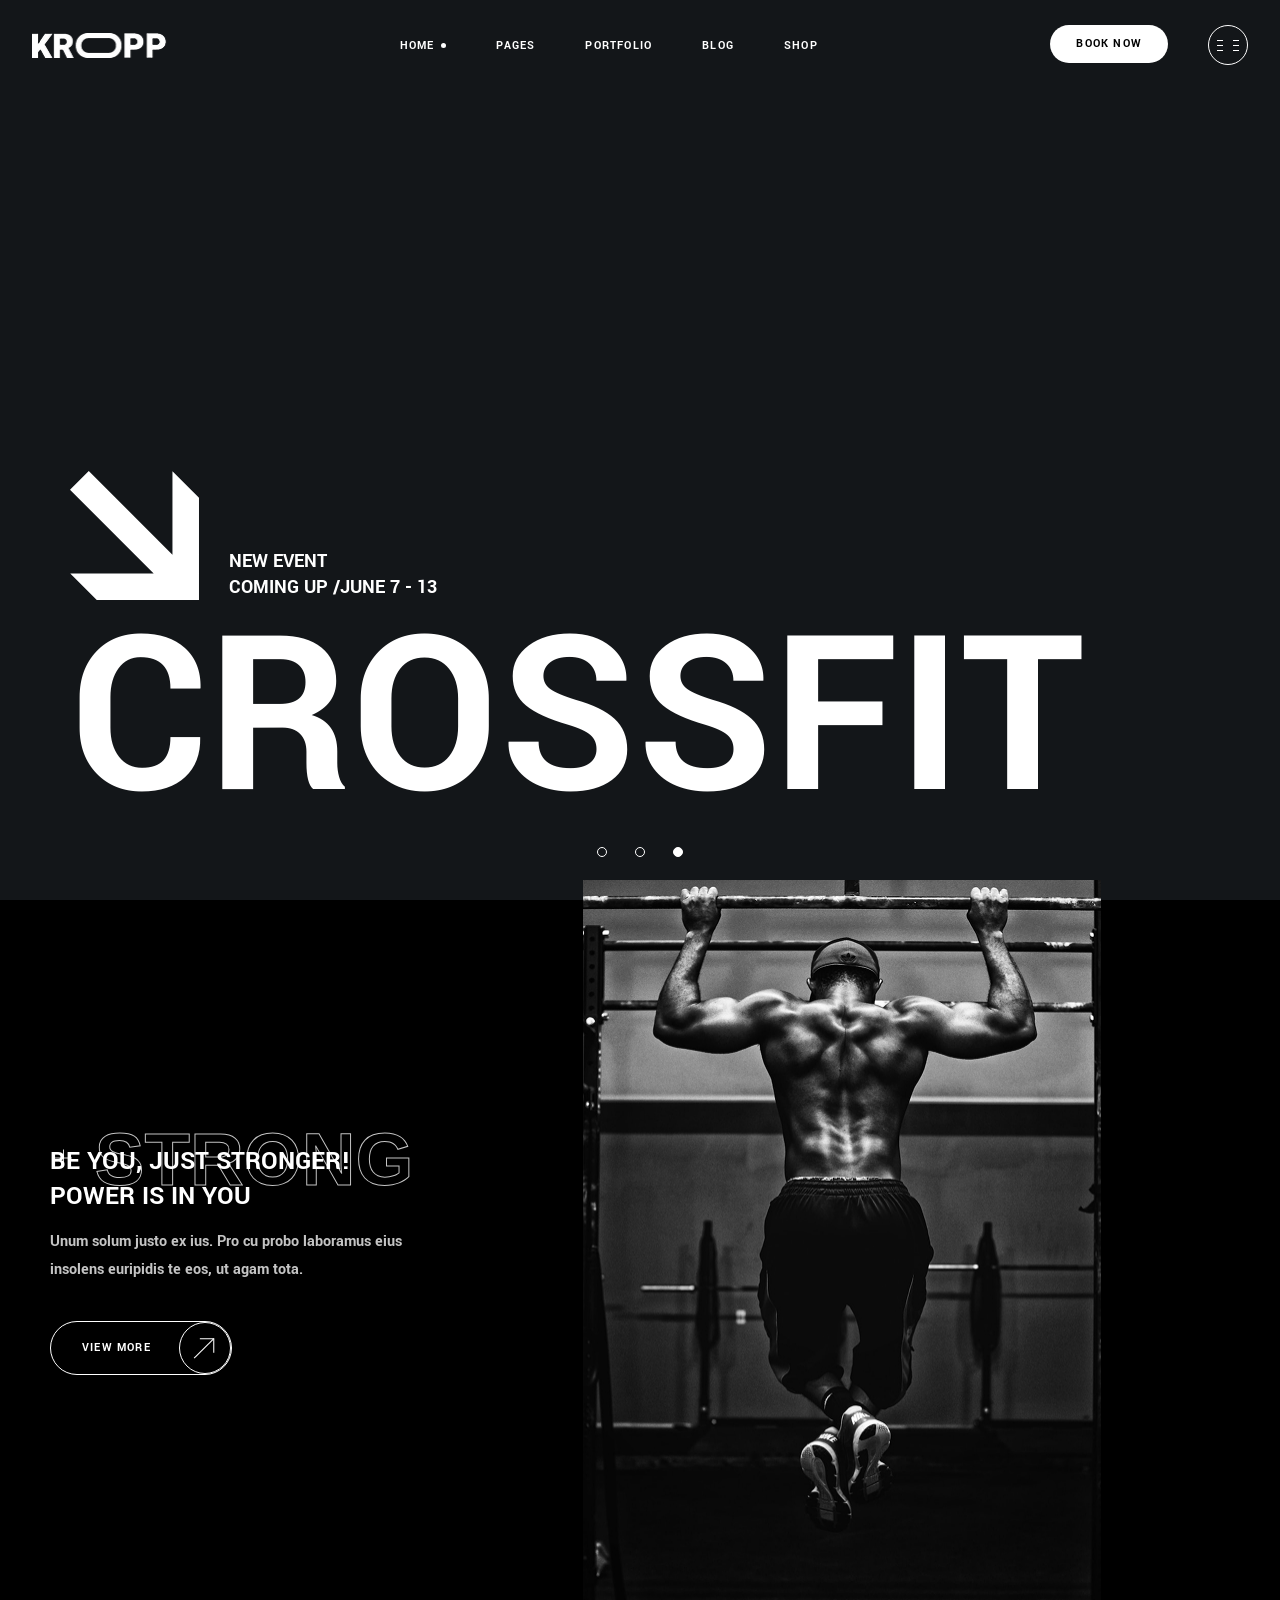
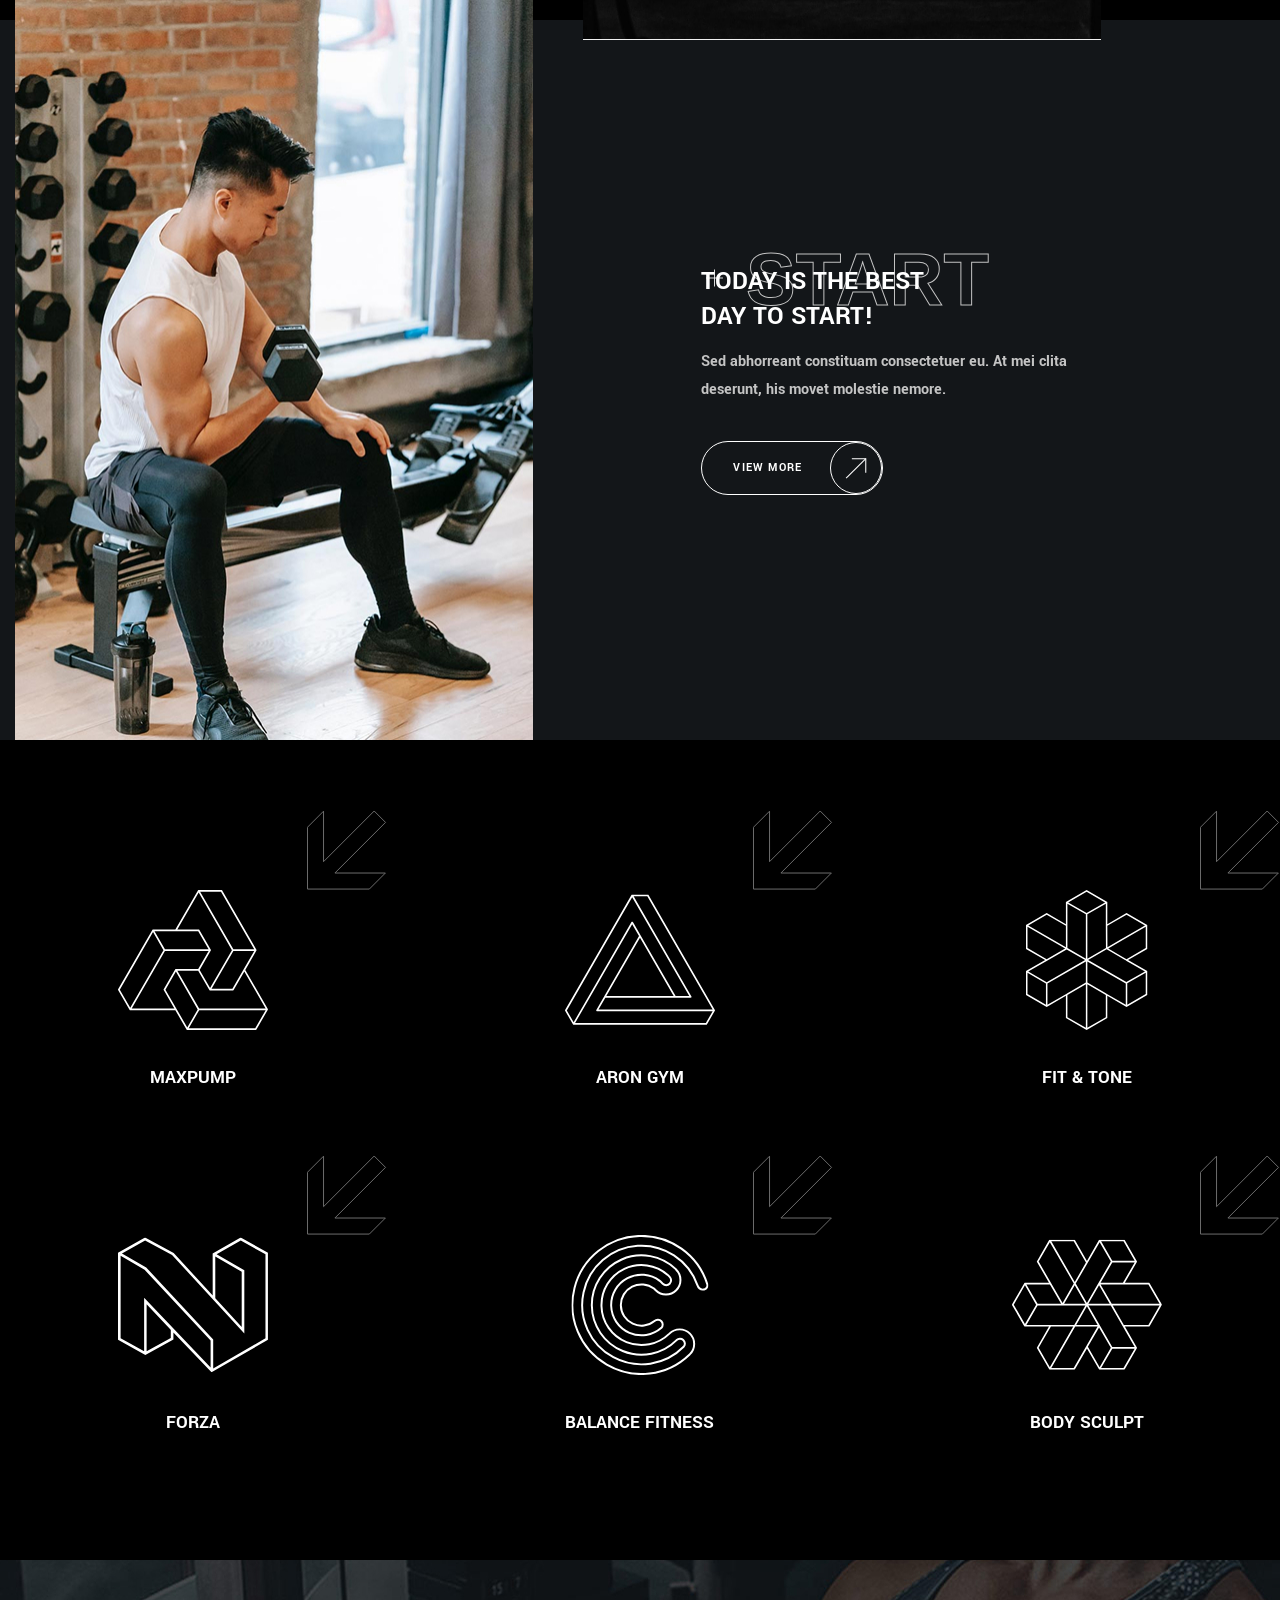
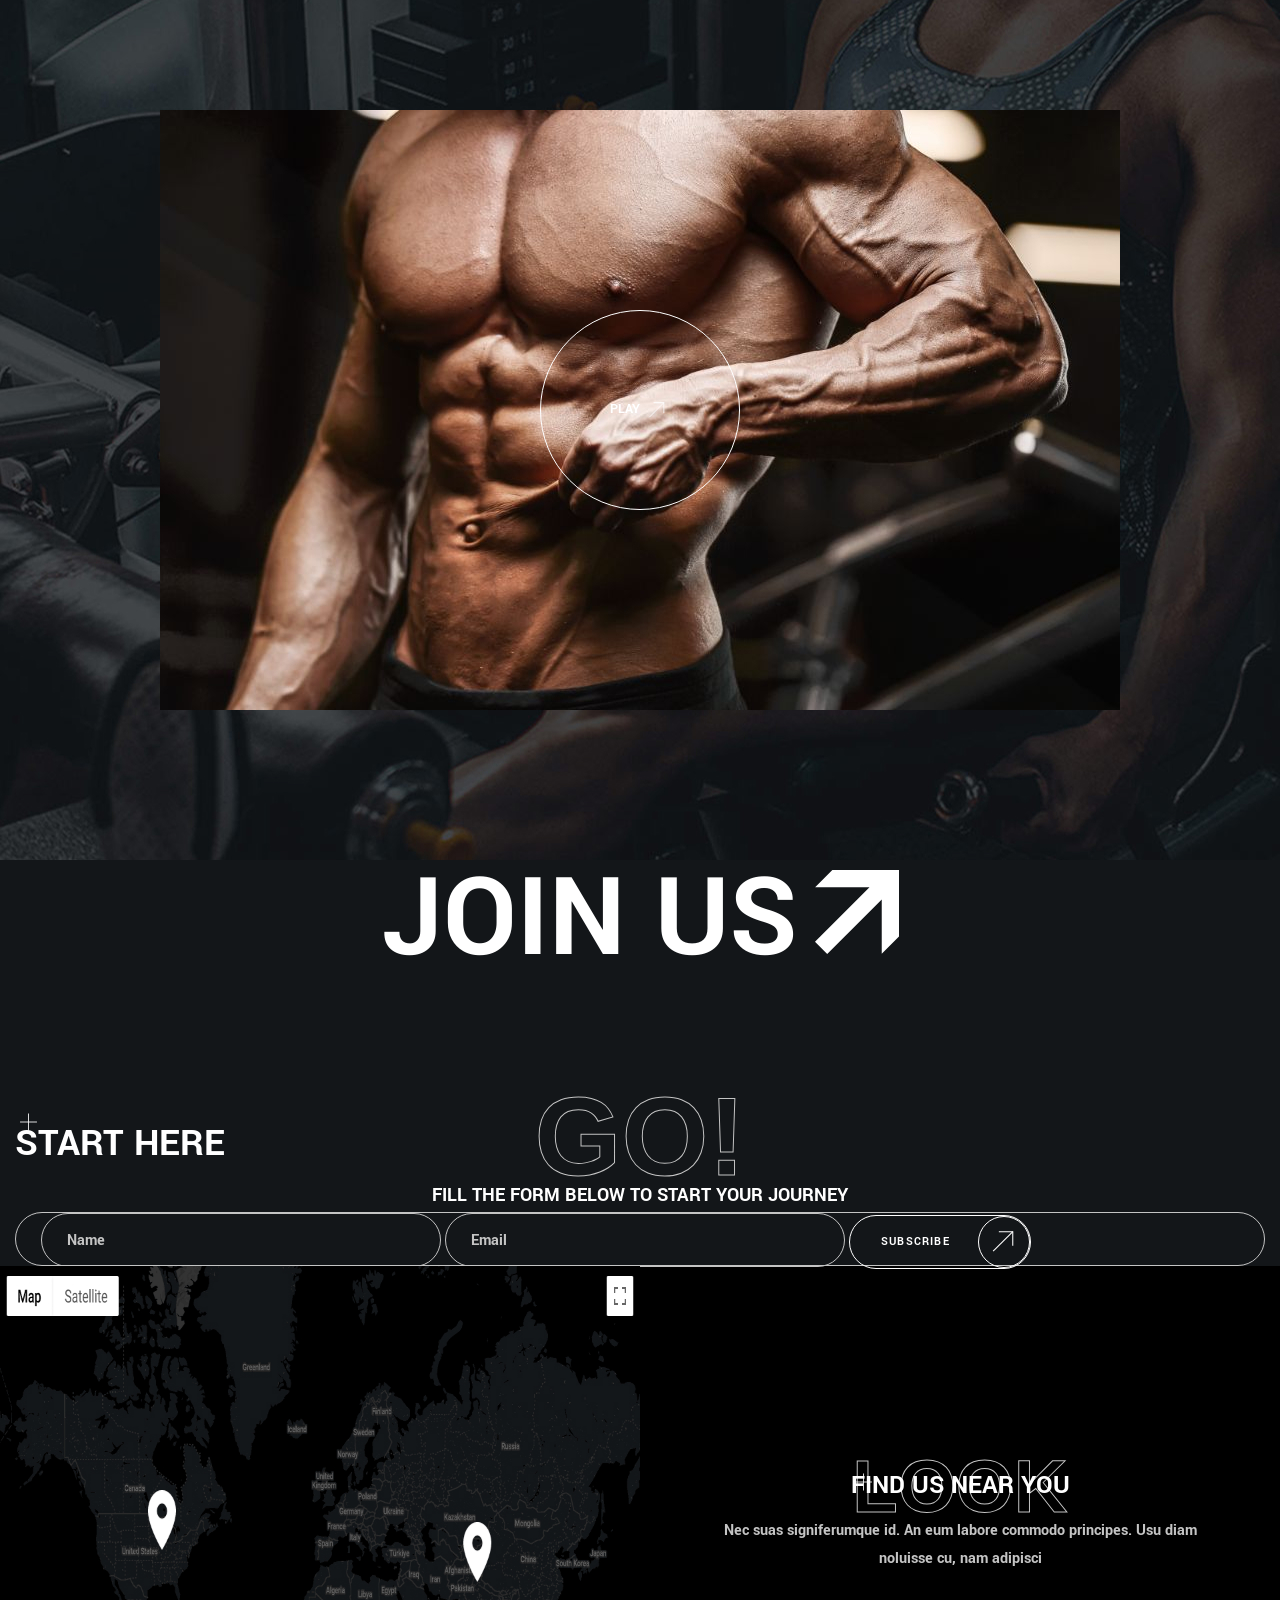
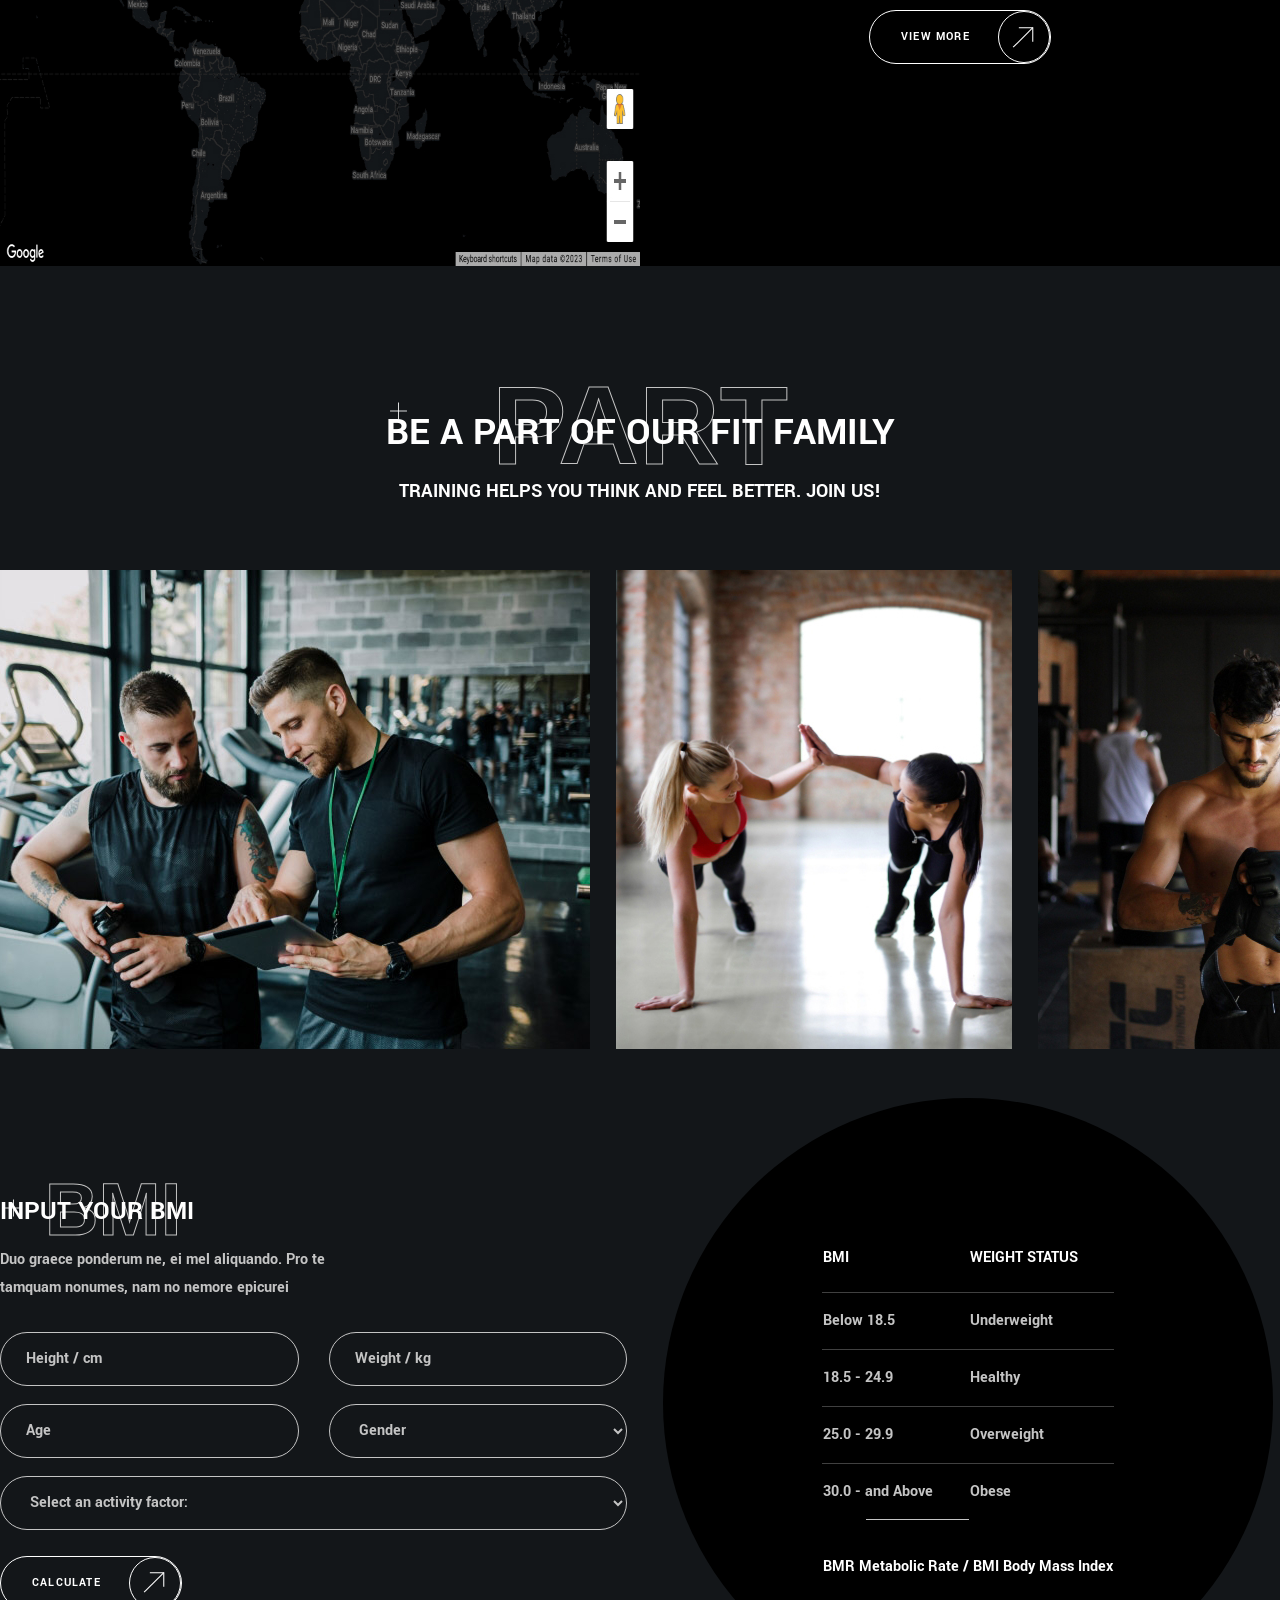
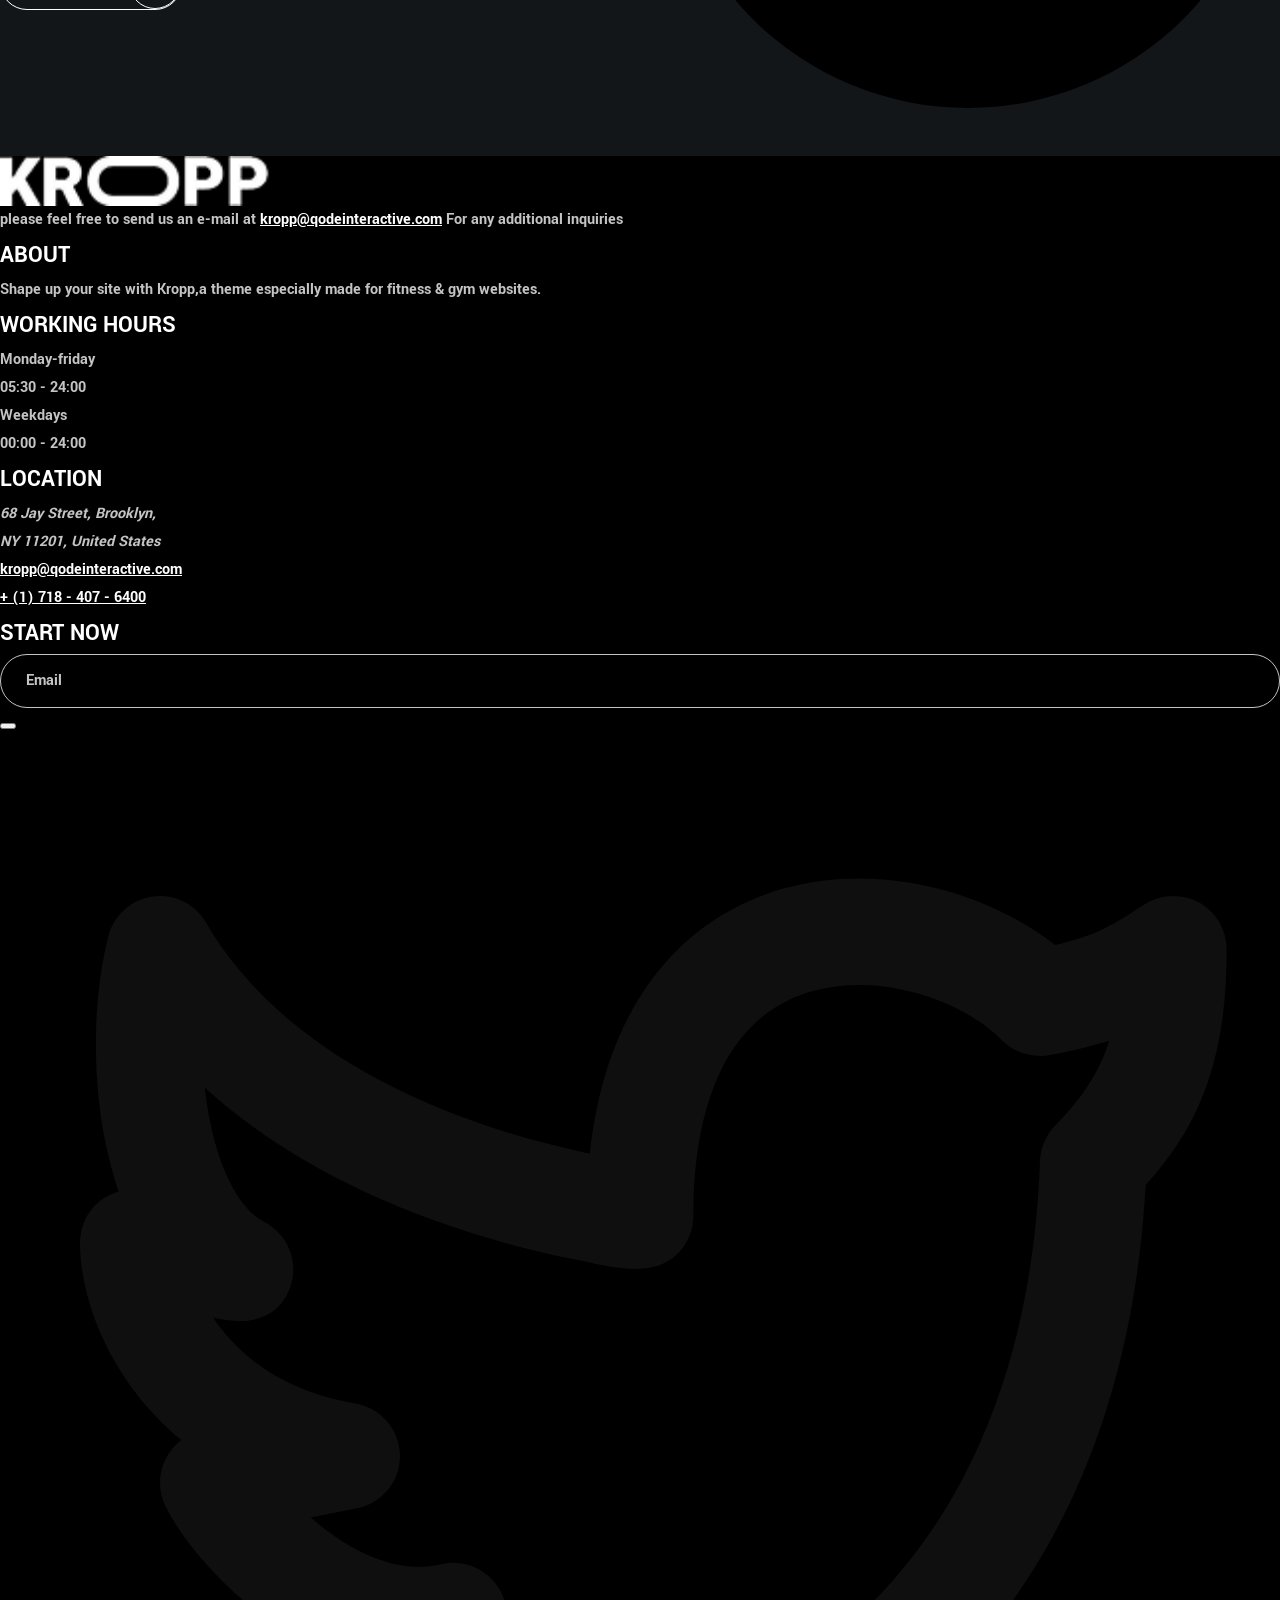
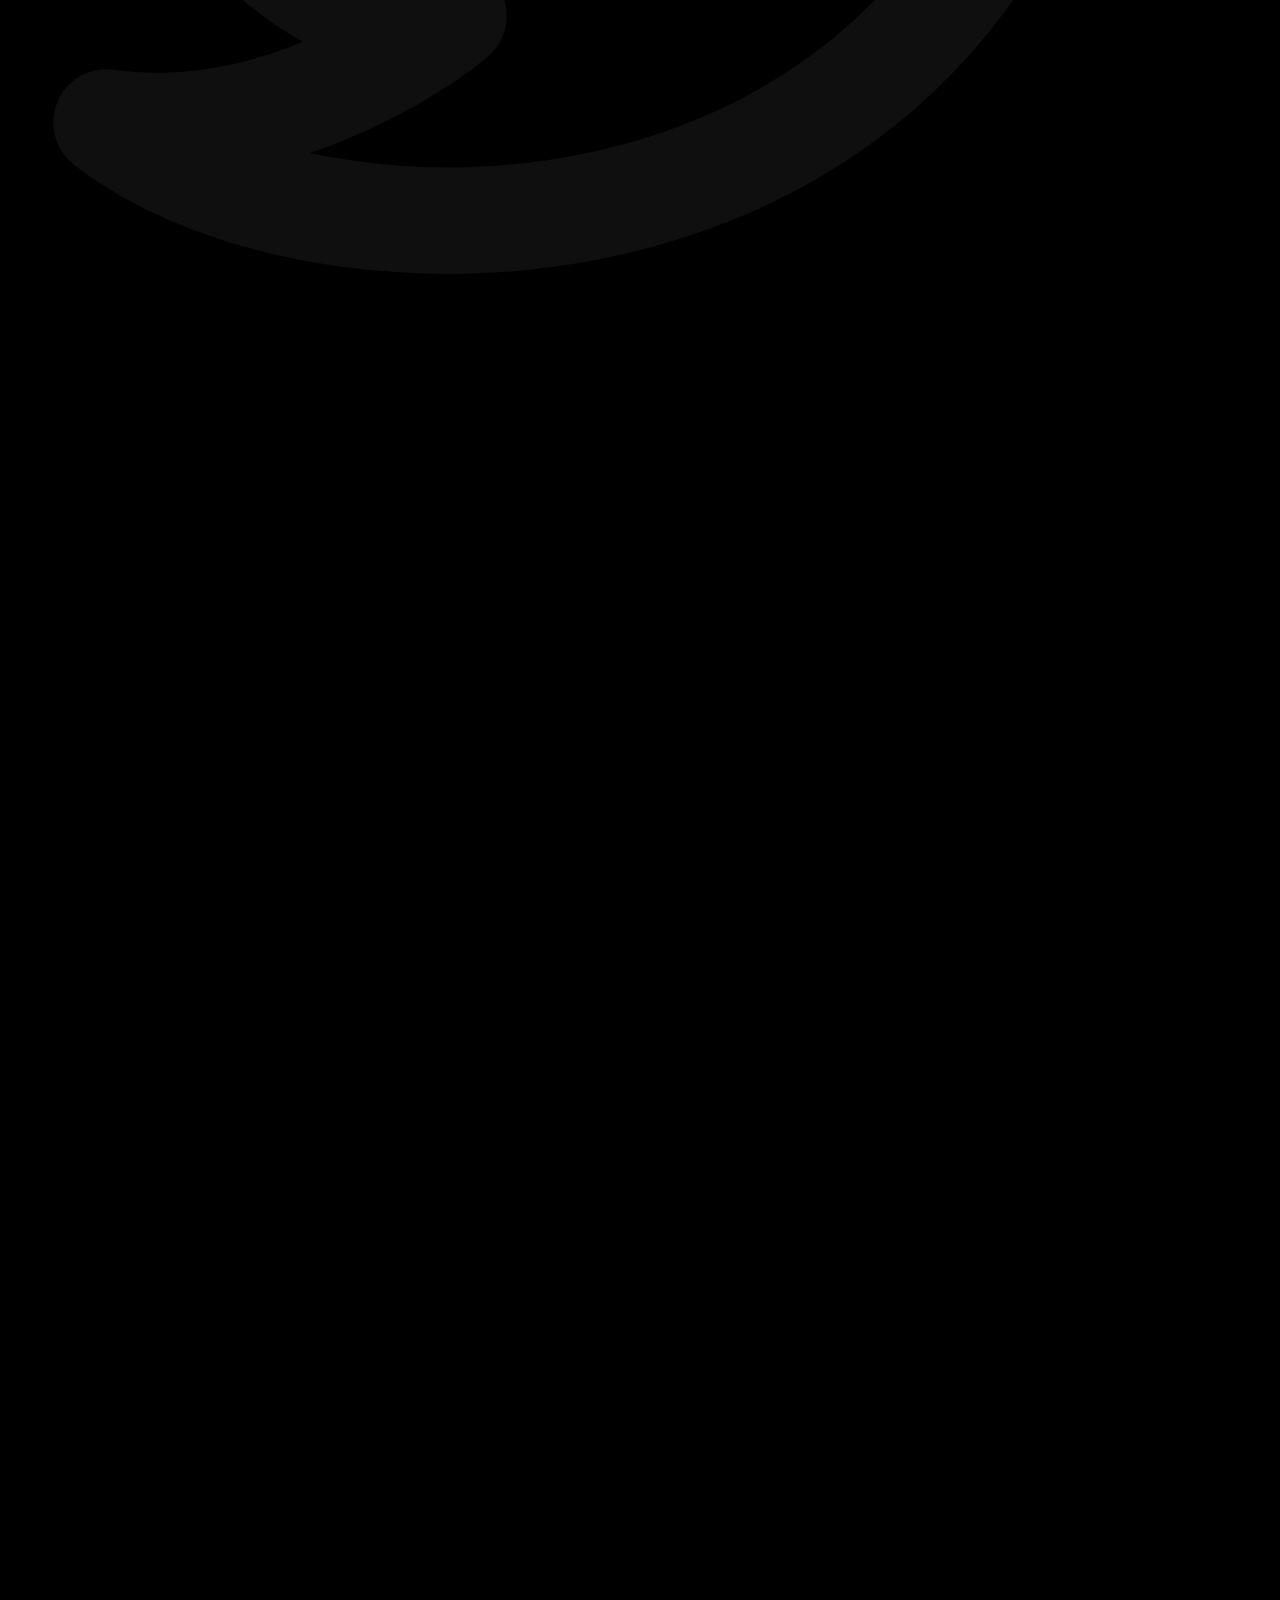
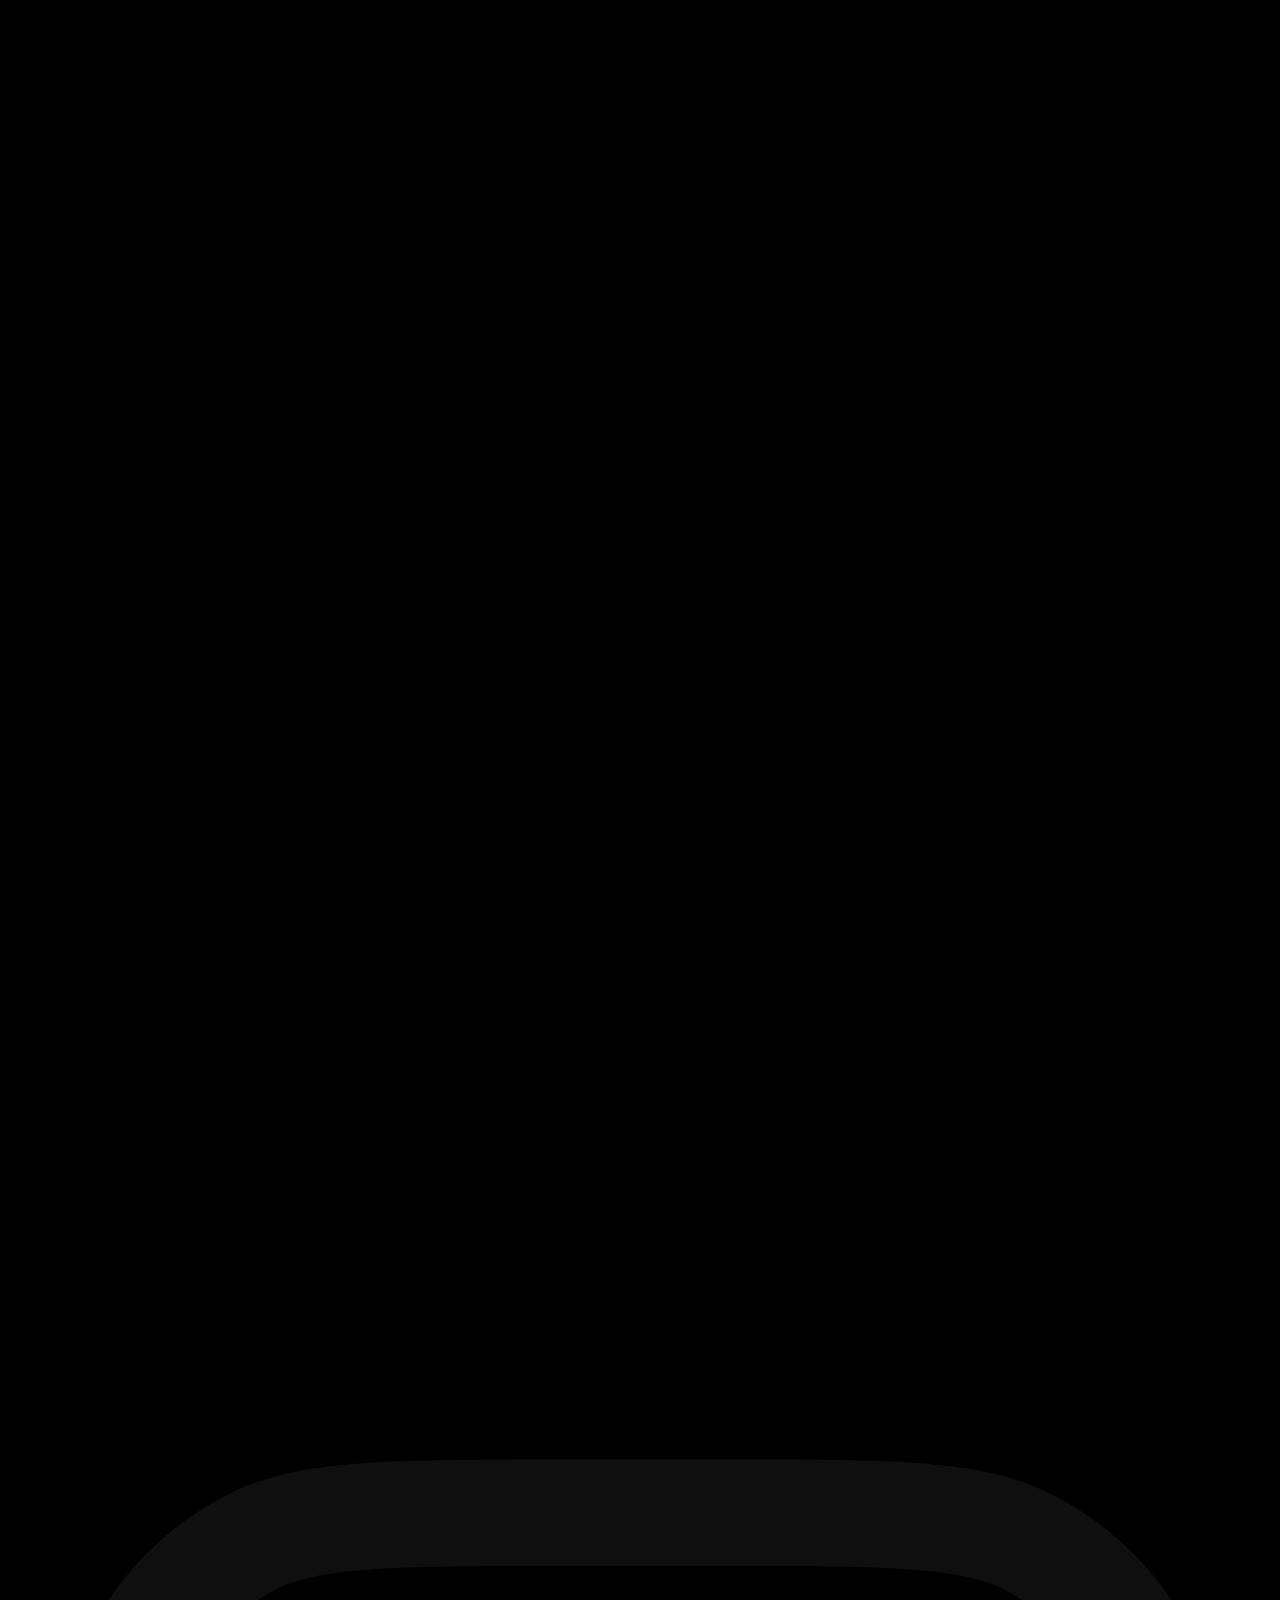
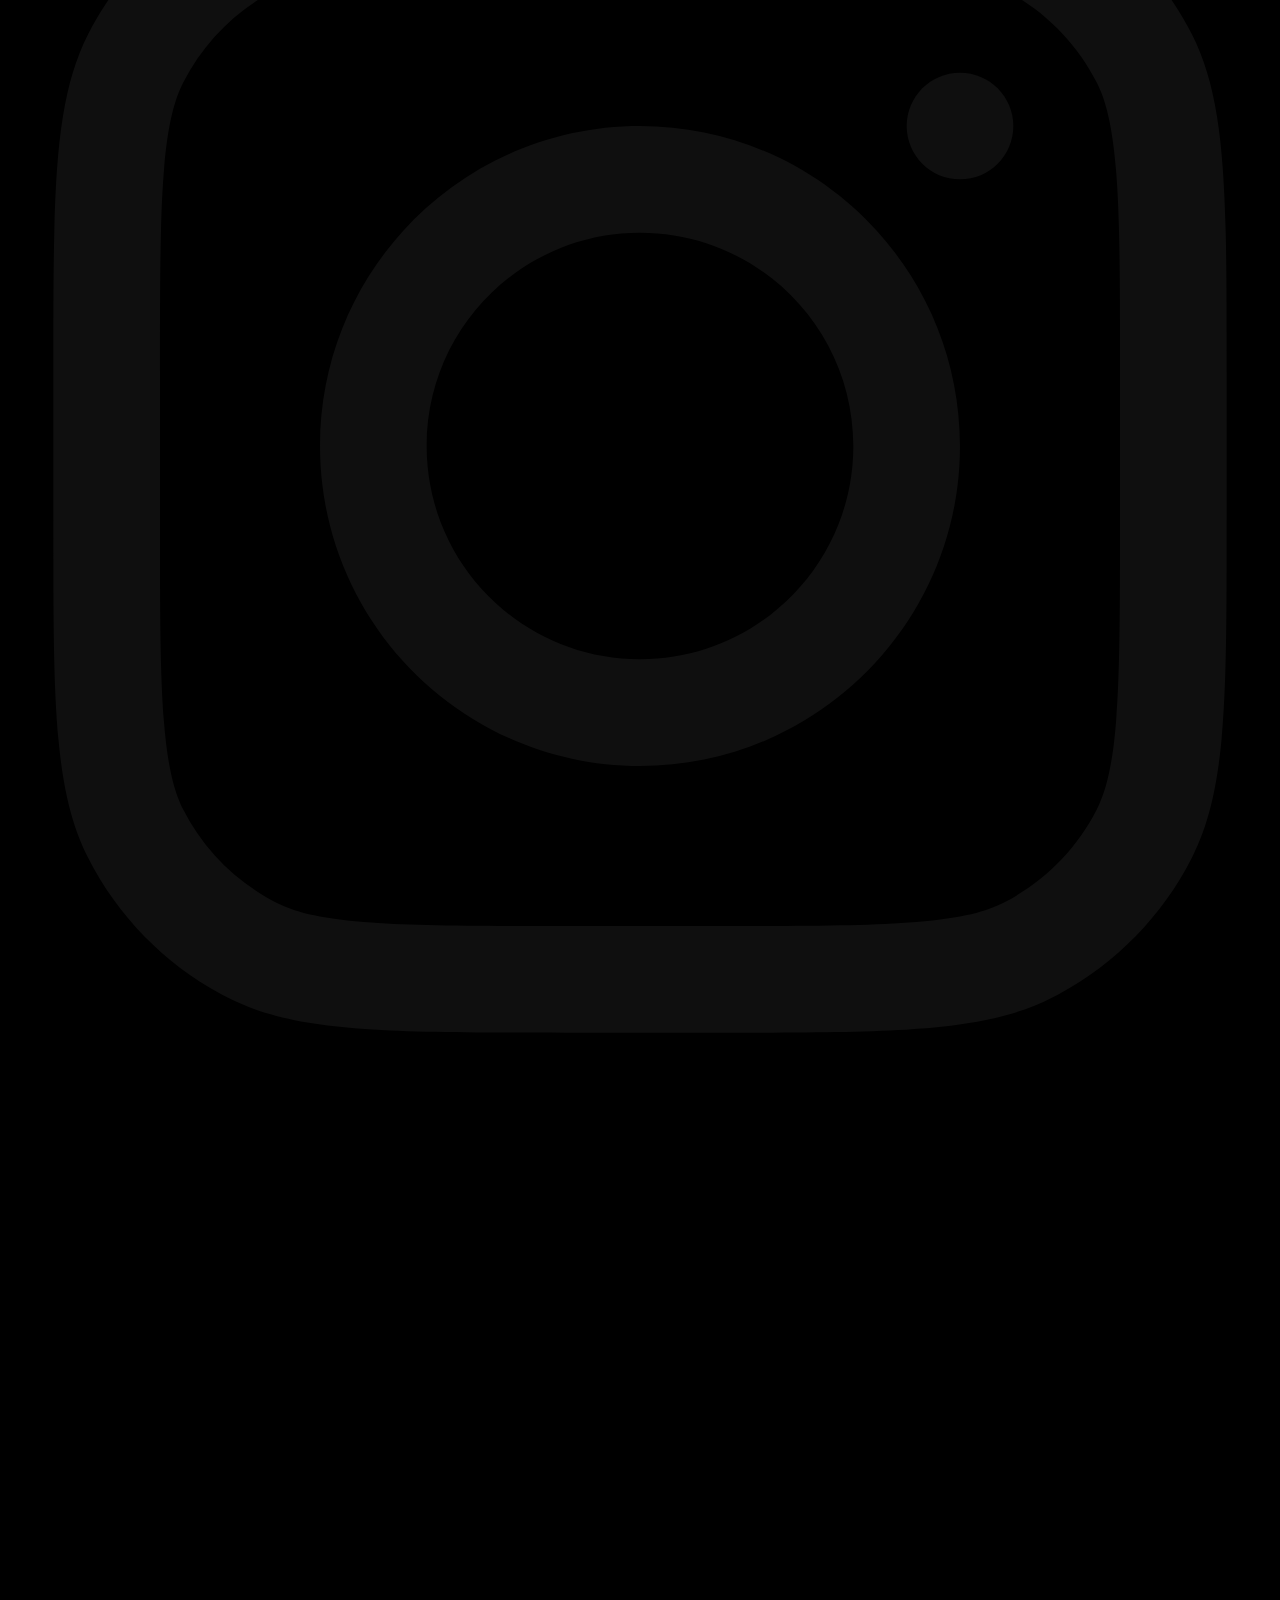
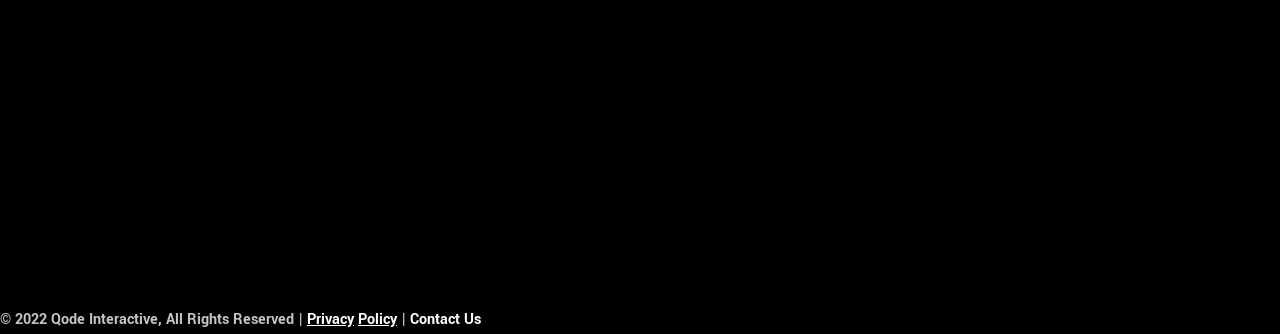
<file: Grid+адаптивная верстка/Адаптивная верстка/Index.html>
<!doctype html>
<html lang="en">
  <head>
    <meta charset="UTF-8" />
    <meta name="viewport" content="width=device-width, initial-scale=1.0" />
    <title>Krop Fitness</title>
    <link rel="stylesheet" href="styles.css" />
  </head>
  <body>
    <header class="header">
      <a href="/" class="header-logo">
        <img
          src="./images/logo.png"
          alt="Kropp Logo"
          class="header-logo-image"
          width="135"
          height="25"
          loading="lazy"
        />
      </a>
      <nav class="header-menu">
        <ul class="header-menu-list">
          <li class="header-menu-item">
            <a href="/" class="header-menu-link is-current">Home</a>
          </li>
          <li class="header-menu-item">
            <a href="/" class="header-menu-link">Pages</a>
          </li>
          <li class="header-menu-item">
            <a href="/" class="header-menu-link">Portfolio</a>
          </li>
          <li class="header-menu-item">
            <a href="/" class="header-menu-link">blog</a>
          </li>
          <li class="header-menu-item">
            <a href="/" class="header-menu-link">Shop</a>
          </li>
        </ul>
      </nav>
      <div class="header-action">
        <button class="header-book-button button" type="button">
          Book now
        </button>
        <div class="header-burger-button" type="button" title="Open menu">
          <span class="visually-hidden">Open menu</span>
          <span class="header-burger-button-line"></span>
          <span class="header-burger-button-line"></span>
          <span class="header-burger-button-line"></span>
        </div>
      </div>
    </header>
    <main class="content">
      <h1 class="visually-hidden">Kropp Fitness Club</h1>
      <section class="banner">
        <h2 class="visually-hidden">Upcoming events</h2>
        <div class="banner-body">
          <div class="banner-info">
            New event<br />
            coming up / <time datetime="06-07">june 7</time>&nbsp;-&nbsp;
            <time datetime="06-13">13</time>
          </div>
          <h3 class="banner-title">Crossfit</h3>
        </div>
        <div class="banner-pagination">
          <ul class="banner-pagination-list">
            <li class="banner-pagination-item">
              <button class="banner-pagionation-button" type="button"></button>
            </li>
            <li class="banner-pagination-item">
              <button class="banner-pagionation-button" type="button"></button>
            </li>
            <li class="banner-pagination-item">
              <button
                class="banner-pagionation-button is-current"
                type="button"
              ></button>
            </li>
          </ul>
        </div>
      </section>

      <section class="motivation">
        <h2 class="visually-hidden">Motivation</h2>
        <ul class="motivation-list">
          <li class="motivation-item">
            <div class="motivation-card container">
              <div class="motivation-card-body">
                <h3
                  class="motivation-card-title backdrop-title title-medium"
                  data-title="Strong"
                >
                  Be you, just stronger!<br />
                  Power is in you
                </h3>
                <div class="motivation-card-description">
                  <p>
                    Unum solum justo ex ius. Pro cu probo laboramus eius
                    insolens euripidis te eos, ut agam tota.
                  </p>
                </div>
                <a href="/" class="motivation-card-button button transparent">
                  View more
                </a>
              </div>
              <img
                src="./images/Motivation/1.jpg"
                alt="A man doing pull-ups on a horizontal bar "
                class="motivation-card-image"
                width="518"
                height="760"
                loading="lazy"
              />
            </div>
          </li>
          <li class="motivation-item">
            <div class="motivation-card container">
              <div class="motivation-card-body">
                <h3
                  class="motivation-card-title backdrop-title title-medium"
                  data-title="Start"
                >
                  Today is the best<br />
                  day to start!
                </h3>
                <div class="motivation-card-description">
                  <p>
                    Sed abhorreant constituam consectetuer eu. At mei clita
                    deserunt, his movet molestie nemore.
                  </p>
                </div>
                <a href="/" class="motivation-card-button button transparent">
                  View more
                </a>
              </div>
              <img
                src="./images/Motivation/2.jpg"
                alt="Man with dumbbells"
                class="motivation-card-image"
                width="518"
                height="760"
                loading="lazy"
              />
            </div>
          </li>
        </ul>
      </section>

      <section class="traning-types container-wide">
        <h2 class="visually-hidden">Traning types</h2>
        <ul class="traning-types-list">
          <li class="traning-types-item">
            <img
              src="./images/traning_types/1.svg"
              alt=""
              class="traning-types-image"
              width="150"
              height="140"
              loading="lazy"
            />
            <h3 class="traning-types-item-title">Maxpump</h3>
          </li>
          <li class="traning-types-item">
            <img
              src="./images/traning_types/2.svg"
              alt=""
              class="traning-types-image"
              width="150"
              height="140"
              loading="lazy"
            />
            <h3 class="traning-types-item-title">aron gym</h3>
          </li>
          <li class="traning-types-item">
            <img
              src="./images/traning_types/3.svg"
              alt=""
              class="traning-types-image"
              width="150"
              height="140"
              loading="lazy"
            />
            <h3 class="traning-types-item-title">fit & tone</h3>
          </li>
          <li class="traning-types-item">
            <img
              src="./images/traning_types/4.svg"
              alt=""
              class="traning-types-image"
              width="150"
              height="140"
              loading="lazy"
            />
            <h3 class="traning-types-item-title">forza</h3>
          </li>
          <li class="traning-types-item">
            <img
              src="./images/traning_types/5.svg"
              alt=""
              class="traning-types-image"
              width="150"
              height="140"
              loading="lazy"
            />
            <h3 class="traning-types-item-title">balance fitness</h3>
          </li>
          <li class="traning-types-item">
            <img
              src="./images/traning_types/6.svg"
              alt=""
              class="traning-types-image"
              width="150"
              height="140"
              loading="lazy"
            />
            <h3 class="traning-types-item-title">body sculpt</h3>
          </li>
        </ul>
      </section>

      <section class="join-us">
        <div class="join-us-video-wrapper">
          <video
            class="join-us-video"
            src=""
            width="960"
            height="600"
            poster="./images/video-placeholder.jpg"
          ></video>
          <button class="join-us-video-play-button" type="button">Play</button>
        </div>
        <div class="join-us-body container">
          <h2 class="join-us-title">Join us</h2>
          <form class="join-us-form">
            <header class="join-us-from-header">
              <h3
                class="join-us-form-title backdrop-title centered title-big"
                data-title="Go!"
              >
                Start here
              </h3>
              <div class="join-us-from-subtitle section-description">
                fill the form below to start your journey
              </div>
            </header>
            <div class="join-us-from-input input">
              <label class="visually-hidden" for="username">Name</label>
              <input
                class="join-us-form-input input"
                id="username"
                placeholder="Name"
              />

              <label class="visually-hidden" for="email">Email</label>
              <input
                class="join-us-form-input input"
                id="email"
                placeholder="Email"
                type="email"
              />

              <button
                class="join-us-from-button button transparent"
                type="submit"
              >
                Subscribe
              </button>
            </div>
          </form>
        </div>
      </section>

      <section class="location container-wide">
        <img
          class="location-map-image"
          src="./images/map.jpg"
          alt="branches on the map"
          width="960"
          height="600"
          loading="lazy"
        />
        <div class="location-body">
          <h2
            class="location-title title-medium backdrop-title centered"
            data-title="LOOK"
          >
            Find us near you
          </h2>
          <div class="location-description">
            <p>
              Nec suas signiferumque id. An eum labore commodo principes. Usu
              diam noluisse cu, nam adipisci
            </p>
          </div>
          <a href="/" class="location-button button transparent">View more</a>
        </div>
      </section>

      <section class="family">
        <header class="family-header container">
          <h2
            data-title="part"
            class="family-title title-big backdrop-title centered"
          >
            be a part of our fit family
          </h2>
          <div class="family-description section-description">
            Training helps you think and feel better. join us!
          </div>
        </header>
        <div class="family-body container-wide">
          <img
            src="images/Family/1.jpg"
            alt="Traning people"
            class="family-image"
            width="414"
            height="479"
          />
          <img
            src="images/Family/2.jpg"
            alt="Traning people"
            class="family-image"
            width="744"
            height="479"
          />
          <img
            src="images/Family/3.jpg"
            alt="Traning people"
            class="family-image"
            width="396"
            height="479"
          />
          <img
            src="images/Family/4.jpg"
            alt="Traning people"
            class="family-image"
            width="396"
            height="479"
          />
          <img
            src="images/Family/5.jpg"
            alt="Traning people"
            class="family-image"
            width="414"
            height="479"
          />
        </div>
      </section>
      <section class="calculate">
        <div class="calculate-inner conteiner">
          <div class="calculate-body">
            <h2
              class="calculate-title title-medium backdrop-title"
              data-title="BMI"
            >
              Input your BMI
            </h2>
            <div class="calculate-description">
              <p>
                Duo graece ponderum ne, ei mel aliquando. Pro te tamquam
                nonumes, nam no nemore epicurei
              </p>
            </div>
            <form class="calculate-form">
              <div class="calculate-form-body">
                <label class="visually-hidden" for="height">Height</label>
                <input
                  class="calculate-input input"
                  id="height"
                  type="number"
                  placeholder="Height / cm"
                />
                <label class="visually-hidden" for="weight">Weight</label>
                <input
                  class="calculate-input input"
                  id="weight"
                  type="number"
                  placeholder="Weight / kg"
                />
                <label class="visually-hidden" for="age">Age</label>
                <input
                  class="calculate-input input"
                  id="Age"
                  type="number"
                  placeholder="Age"
                />

                <label class="visually-hidden" for="gender">Gender</label>
                <select class="calculate-input input" id="gender" required>
                  <option value="" disabled selected>Gender</option>
                  <option value="male">Male</option>
                  <option value="female">Female</option>
                </select>

                <label class="visually-hidden" for="activity-factor"
                  >Activity-factor</label
                >
                <select
                  class="calculate-input input wide"
                  id="activity-factor"
                  required
                >
                  <option value="" disabled selected>
                    Select an activity factor:
                  </option>
                  <option value="male">1</option>
                  <option value="female">2</option>
                </select>
              </div>
              <button class="calculate-button button transparent" type="submit">
                Calculate
              </button>
            </form>
          </div>
          <div class="calculate-table-wrapper">
            <table class="calculate-table">
              <thead>
                <tr>
                  <th>BMI</th>
                  <th>Weight status</th>
                </tr>
              </thead>
              <tbody>
                <tr>
                  <td>Below 18.5</td>
                  <td>Underweight</td>
                </tr>
                <tr>
                  <td>18.5 - 24.9</td>
                  <td>Healthy</td>
                </tr>
                <tr>
                  <td>25.0 - 29.9</td>
                  <td>Overweight</td>
                </tr>
                <tr>
                  <td>30.0 - and Above</td>
                  <td>Obese</td>
                </tr>
              </tbody>
              <tfoot>
                <tr>
                  <td colspan="2">
                    <b>BMR</b> Metabolic Rate / <b>BMI</b> Body Mass Index
                  </td>
                </tr>
              </tfoot>
            </table>
          </div>
        </div>
      </section>
    </main>
    <footer class="footer">
      <div class="footer-main">
        <div class="footer-main-inner conteiner">
          <header class="footer-header">
            <a class="footer-logo" href="/">
              <img
                src="./images/logo.png"
                alt="Kropp Logo"
                class="footer-logo-image"
                width="270"
                height="50"
                loading="lazy"
              />
            </a>
            <p class="footer-description">
              please feel free to send us an e-mail at
              <a href="mailto:kropp@qodeinteractive.com"
                >kropp@qodeinteractive.com</a
              >
              For any additional inquiries
            </p>
          </header>
          <div class="footer-body">
            <div class="footer-column">
              <h2 class="footer-column-title">About</h2>
              <p class="footer-about">
                Shape up your site with Kropp,a theme especially made for
                fitness & gym websites.
              </p>
            </div>
            <div class="footer-column">
              <h2 class="footer-column-title">Working hours</h2>
              <div class="footer-schedule">
                Monday-friday<br />
                <time datatime="05:30/24:00"> 05:30 - 24:00</time>
              </div>
              <div class="footer-schedule">
                Weekdays<br />
                <time datetime="00:00/24:00"> 00:00 - 24:00</time>
              </div>
            </div>
            <div class="footer-column">
              <h2 class="footer-column-title">Location</h2>
              <address class="footer-address">
                68 Jay Street, Brooklyn,<br />
                NY 11201, United States
              </address>
              <div class="footer-contacts">
                <ul class="footer-contacts-list">
                  <li class="footer-contacts-item">
                    <a
                      href="mailto:kropp@qodeinteractive.com"
                      class="footer-contacts-link"
                      >kropp@qodeinteractive.com</a
                    >
                  </li>
                  <li class="footer-contacts-item">
                    <a href="tel:+17184076400" class="footer-contacts-link"
                      >+ (1) 718 - 407 - 6400</a
                    >
                  </li>
                </ul>
              </div>
            </div>
            <div class="footer-column">
              <h2 class="footer-column-title has-arrow">start now</h2>
              <form class="footer-subscribe">
                <label class="visually-hidden" for="subscribe-email"
                  >Email</label
                >
                <input
                  class="footer-subscribe-input input"
                  name="input-1"
                  type="email"
                  id="subscribe-email"
                  placeholder="Email"
                />
                <button
                  class="footer-subscribe-button"
                  type="submit"
                  title="Subscribe"
                >
                  <span class="visually-hidden">Subsribe</span>
                </button>
              </form>
              <div class="footer-soc1als">
                <ul class="footer-soc1als-list">
                  <li class="footer-soc1als-item">
                    <a href="/" class="footer-soc1als-link">
                      <svg
                        viewBox="0 0 24 24"
                        fill="none"
                        xmlns="http://www.w3.org/2000/svg"
                      >
                        <path
                          fill-rule="evenodd"
                          clip-rule="evenodd"
                          d="M19.7828 3.91825C20.1313 3.83565 20.3743 3.75444 20.5734 3.66915C20.8524 3.54961 21.0837 3.40641 21.4492 3.16524C21.7563 2.96255 22.1499 2.9449 22.4739 3.11928C22.7979 3.29366 23 3.6319 23 3.99986C23 5.08079 22.8653 5.96673 22.5535 6.7464C22.2911 7.40221 21.9225 7.93487 21.4816 8.41968C21.2954 11.7828 20.3219 14.4239 18.8336 16.4248C17.291 18.4987 15.2386 19.8268 13.0751 20.5706C10.9179 21.3121 8.63863 21.4778 6.5967 21.2267C4.56816 20.9773 2.69304 20.3057 1.38605 19.2892C1.02813 19.0108 0.902313 18.5264 1.07951 18.109C1.25671 17.6916 1.69256 17.4457 2.14144 17.5099C3.42741 17.6936 4.6653 17.4012 5.6832 16.9832C5.48282 16.8742 5.29389 16.7562 5.11828 16.6346C4.19075 15.9925 3.4424 15.1208 3.10557 14.4471C2.96618 14.1684 2.96474 13.8405 3.10168 13.5606C3.17232 13.4161 3.27562 13.293 3.40104 13.1991C2.04677 12.0814 1.49999 10.5355 1.49999 9.49986C1.49999 9.19192 1.64187 8.90115 1.88459 8.71165C1.98665 8.63197 2.10175 8.57392 2.22308 8.53896C2.12174 8.24222 2.0431 7.94241 1.98316 7.65216C1.71739 6.3653 1.74098 4.91284 2.02985 3.75733C2.1287 3.36191 2.45764 3.06606 2.86129 3.00952C3.26493 2.95299 3.6625 3.14709 3.86618 3.50014C4.94369 5.36782 6.93116 6.50943 8.78086 7.18568C9.6505 7.50362 10.4559 7.70622 11.0596 7.83078C11.1899 6.61019 11.5307 5.6036 12.0538 4.80411C12.7439 3.74932 13.7064 3.12525 14.74 2.84698C16.5227 2.36708 18.5008 2.91382 19.7828 3.91825ZM10.7484 9.80845C10.0633 9.67087 9.12171 9.43976 8.09412 9.06408C6.7369 8.56789 5.16088 7.79418 3.84072 6.59571C3.86435 6.81625 3.89789 7.03492 3.94183 7.24766C4.16308 8.31899 4.5742 8.91899 4.94721 9.10549C5.40342 9.3336 5.61484 9.8685 5.43787 10.3469C5.19827 10.9946 4.56809 11.0477 3.99551 10.9046C4.45603 11.595 5.28377 12.2834 6.66439 12.5135C7.14057 12.5929 7.49208 13.0011 7.49986 13.4838C7.50765 13.9665 7.16949 14.3858 6.69611 14.4805L5.82565 14.6546C5.95881 14.7703 6.103 14.8838 6.2567 14.9902C6.95362 15.4727 7.65336 15.6808 8.25746 15.5298C8.70991 15.4167 9.18047 15.6313 9.39163 16.0472C9.60278 16.463 9.49846 16.9696 9.14018 17.2681C8.49626 17.8041 7.74425 18.2342 6.99057 18.5911C6.63675 18.7587 6.24134 18.9241 5.8119 19.0697C6.14218 19.1402 6.48586 19.198 6.84078 19.2417C8.61136 19.4594 10.5821 19.3126 12.4249 18.6792C14.2614 18.0479 15.9589 16.9385 17.2289 15.2312C18.497 13.5262 19.382 11.1667 19.5007 7.96291C19.51 7.71067 19.6144 7.47129 19.7929 7.29281C20.2425 6.84316 20.6141 6.32777 20.7969 5.7143C20.477 5.81403 20.1168 5.90035 19.6878 5.98237C19.3623 6.04459 19.0272 5.94156 18.7929 5.70727C18.0284 4.94274 16.5164 4.43998 15.2599 4.77822C14.6686 4.93741 14.1311 5.28203 13.7274 5.89906C13.3153 6.52904 13 7.51045 13 8.9999C13 9.28288 12.8801 9.5526 12.6701 9.74221C12.1721 10.1917 11.334 9.92603 10.7484 9.80845Z"
                          fill="#0F0F0F"
                        />
                      </svg>
                    </a>
                  </li>
                  <li class="footer-soc1als-item">
                    <a href="/" class="footer-soc1als-link">
                      <svg
                        viewBox="0 -3 20 20"
                        version="1.1"
                        xmlns="http://www.w3.org/2000/svg"
                        xmlns:xlink="http://www.w3.org/1999/xlink"
                      >
                        <g
                          id="Page-1"
                          stroke="none"
                          stroke-width="1"
                          fill="none"
                          fill-rule="evenodd"
                        >
                          <g
                            id="Dribbble-Light-Preview"
                            transform="translate(-300.000000, -7442.000000)"
                            fill="#000000"
                          >
                            <g
                              id="icons"
                              transform="translate(56.000000, 160.000000)"
                            >
                              <path
                                d="M251.988432,7291.58588 L251.988432,7285.97425 C253.980638,7286.91168 255.523602,7287.8172 257.348463,7288.79353 C255.843351,7289.62824 253.980638,7290.56468 251.988432,7291.58588 M263.090998,7283.18289 C262.747343,7282.73013 262.161634,7282.37809 261.538073,7282.26141 C259.705243,7281.91336 248.270974,7281.91237 246.439141,7282.26141 C245.939097,7282.35515 245.493839,7282.58153 245.111335,7282.93357 C243.49964,7284.42947 244.004664,7292.45151 244.393145,7293.75096 C244.556505,7294.31342 244.767679,7294.71931 245.033639,7294.98558 C245.376298,7295.33761 245.845463,7295.57995 246.384355,7295.68865 C247.893451,7296.0008 255.668037,7296.17532 261.506198,7295.73552 C262.044094,7295.64178 262.520231,7295.39147 262.895762,7295.02447 C264.385932,7293.53455 264.28433,7285.06174 263.090998,7283.18289"
                                id="youtube-[#168]"
                              ></path>
                            </g>
                          </g>
                        </g>
                      </svg>
                    </a>
                  </li>
                  <li class="footer-soc1als-item">
                    <a href="/" class="footer-soc1als-link">
                      <svg
                        fill="#000000"
                        viewBox="0 0 24 24"
                        id="tiktok"
                        data-name="Flat Color"
                        xmlns="http://www.w3.org/2000/svg"
                        class="icon flat-color"
                      >
                        <path
                          id="primary"
                          d="M21,7V9a1,1,0,0,1-1,1,8,8,0,0,1-4-1.08V15.5A6.5,6.5,0,1,1,6.53,9.72a1,1,0,0,1,1.47.9v2.52a.92.92,0,0,1-.28.62,2.49,2.49,0,0,0,2,4.23A2.61,2.61,0,0,0,12,15.35V3a1,1,0,0,1,1-1h2.11a1,1,0,0,1,1,.83A4,4,0,0,0,20,6,1,1,0,0,1,21,7Z"
                          style="fill: rgb(0, 0, 0)"
                        ></path>
                      </svg>
                    </a>
                  </li>
                  <li class="footer-soc1als-item">
                    <a href="/" class="footer-soc1als-link">
                      <svg
                        viewBox="0 0 24 24"
                        fill="none"
                        xmlns="http://www.w3.org/2000/svg"
                      >
                        <path
                          fill-rule="evenodd"
                          clip-rule="evenodd"
                          d="M12 18C15.3137 18 18 15.3137 18 12C18 8.68629 15.3137 6 12 6C8.68629 6 6 8.68629 6 12C6 15.3137 8.68629 18 12 18ZM12 16C14.2091 16 16 14.2091 16 12C16 9.79086 14.2091 8 12 8C9.79086 8 8 9.79086 8 12C8 14.2091 9.79086 16 12 16Z"
                          fill="#0F0F0F"
                        />
                        <path
                          d="M18 5C17.4477 5 17 5.44772 17 6C17 6.55228 17.4477 7 18 7C18.5523 7 19 6.55228 19 6C19 5.44772 18.5523 5 18 5Z"
                          fill="#0F0F0F"
                        />
                        <path
                          fill-rule="evenodd"
                          clip-rule="evenodd"
                          d="M1.65396 4.27606C1 5.55953 1 7.23969 1 10.6V13.4C1 16.7603 1 18.4405 1.65396 19.7239C2.2292 20.8529 3.14708 21.7708 4.27606 22.346C5.55953 23 7.23969 23 10.6 23H13.4C16.7603 23 18.4405 23 19.7239 22.346C20.8529 21.7708 21.7708 20.8529 22.346 19.7239C23 18.4405 23 16.7603 23 13.4V10.6C23 7.23969 23 5.55953 22.346 4.27606C21.7708 3.14708 20.8529 2.2292 19.7239 1.65396C18.4405 1 16.7603 1 13.4 1H10.6C7.23969 1 5.55953 1 4.27606 1.65396C3.14708 2.2292 2.2292 3.14708 1.65396 4.27606ZM13.4 3H10.6C8.88684 3 7.72225 3.00156 6.82208 3.0751C5.94524 3.14674 5.49684 3.27659 5.18404 3.43597C4.43139 3.81947 3.81947 4.43139 3.43597 5.18404C3.27659 5.49684 3.14674 5.94524 3.0751 6.82208C3.00156 7.72225 3 8.88684 3 10.6V13.4C3 15.1132 3.00156 16.2777 3.0751 17.1779C3.14674 18.0548 3.27659 18.5032 3.43597 18.816C3.81947 19.5686 4.43139 20.1805 5.18404 20.564C5.49684 20.7234 5.94524 20.8533 6.82208 20.9249C7.72225 20.9984 8.88684 21 10.6 21H13.4C15.1132 21 16.2777 20.9984 17.1779 20.9249C18.0548 20.8533 18.5032 20.7234 18.816 20.564C19.5686 20.1805 20.1805 19.5686 20.564 18.816C20.7234 18.5032 20.8533 18.0548 20.9249 17.1779C20.9984 16.2777 21 15.1132 21 13.4V10.6C21 8.88684 20.9984 7.72225 20.9249 6.82208C20.8533 5.94524 20.7234 5.49684 20.564 5.18404C20.1805 4.43139 19.5686 3.81947 18.816 3.43597C18.5032 3.27659 18.0548 3.14674 17.1779 3.0751C16.2777 3.00156 15.1132 3 13.4 3Z"
                          fill="#0F0F0F"
                        />
                      </svg>
                    </a>
                  </li>
                  <li class="footer-soc1als-item">
                    <a href="/" class="footer-soc1als-link">
                      <svg
                        fill="#000000"
                        width="800px"
                        height="800px"
                        viewBox="0 0 1920 1920"
                        xmlns="http://www.w3.org/2000/svg"
                      >
                        <path
                          d="m1416.013 791.915-30.91 225.617h-371.252v789.66H788.234v-789.66H449.808V791.915h338.426V585.137c0-286.871 176.207-472.329 449.09-472.329 116.87 0 189.744 6.205 231.822 11.845l-3.272 213.66-173.5.338c-4.737-.451-117.771-9.25-199.332 65.655-52.568 48.169-79.191 117.433-79.191 205.65v181.96h402.162Zm-247.276-304.018c44.446-41.401 113.71-36.889 118.787-36.663l289.467-.113 6.204-417.504-43.544-10.717C1511.675 16.02 1426.053 0 1237.324 0 901.268 0 675.425 235.206 675.425 585.137v93.97H337v451.234h338.425V1920h451.234v-789.66h356.7l61.932-451.233H1126.66v-69.152c0-54.937 14.214-96 42.078-122.058Z"
                          fill-rule="evenodd"
                        />
                      </svg>
                    </a>
                  </li>
                </ul>
              </div>
            </div>
          </div>
        </div>
      </div>
      <div class="footer-extra">
        <div class="footer-extra-inner conteiner">
          <div class="footer-copyright">
            © <time datetime="2022">2022</time> Qode Interactive, All Rights
            Reserved | <a href="/">Privacy</a> <a href="/">Policy</a> |
            <a>Contact Us</a>
          </div>
        </div>
      </div>
    </footer>
  </body>
</html>
</file>
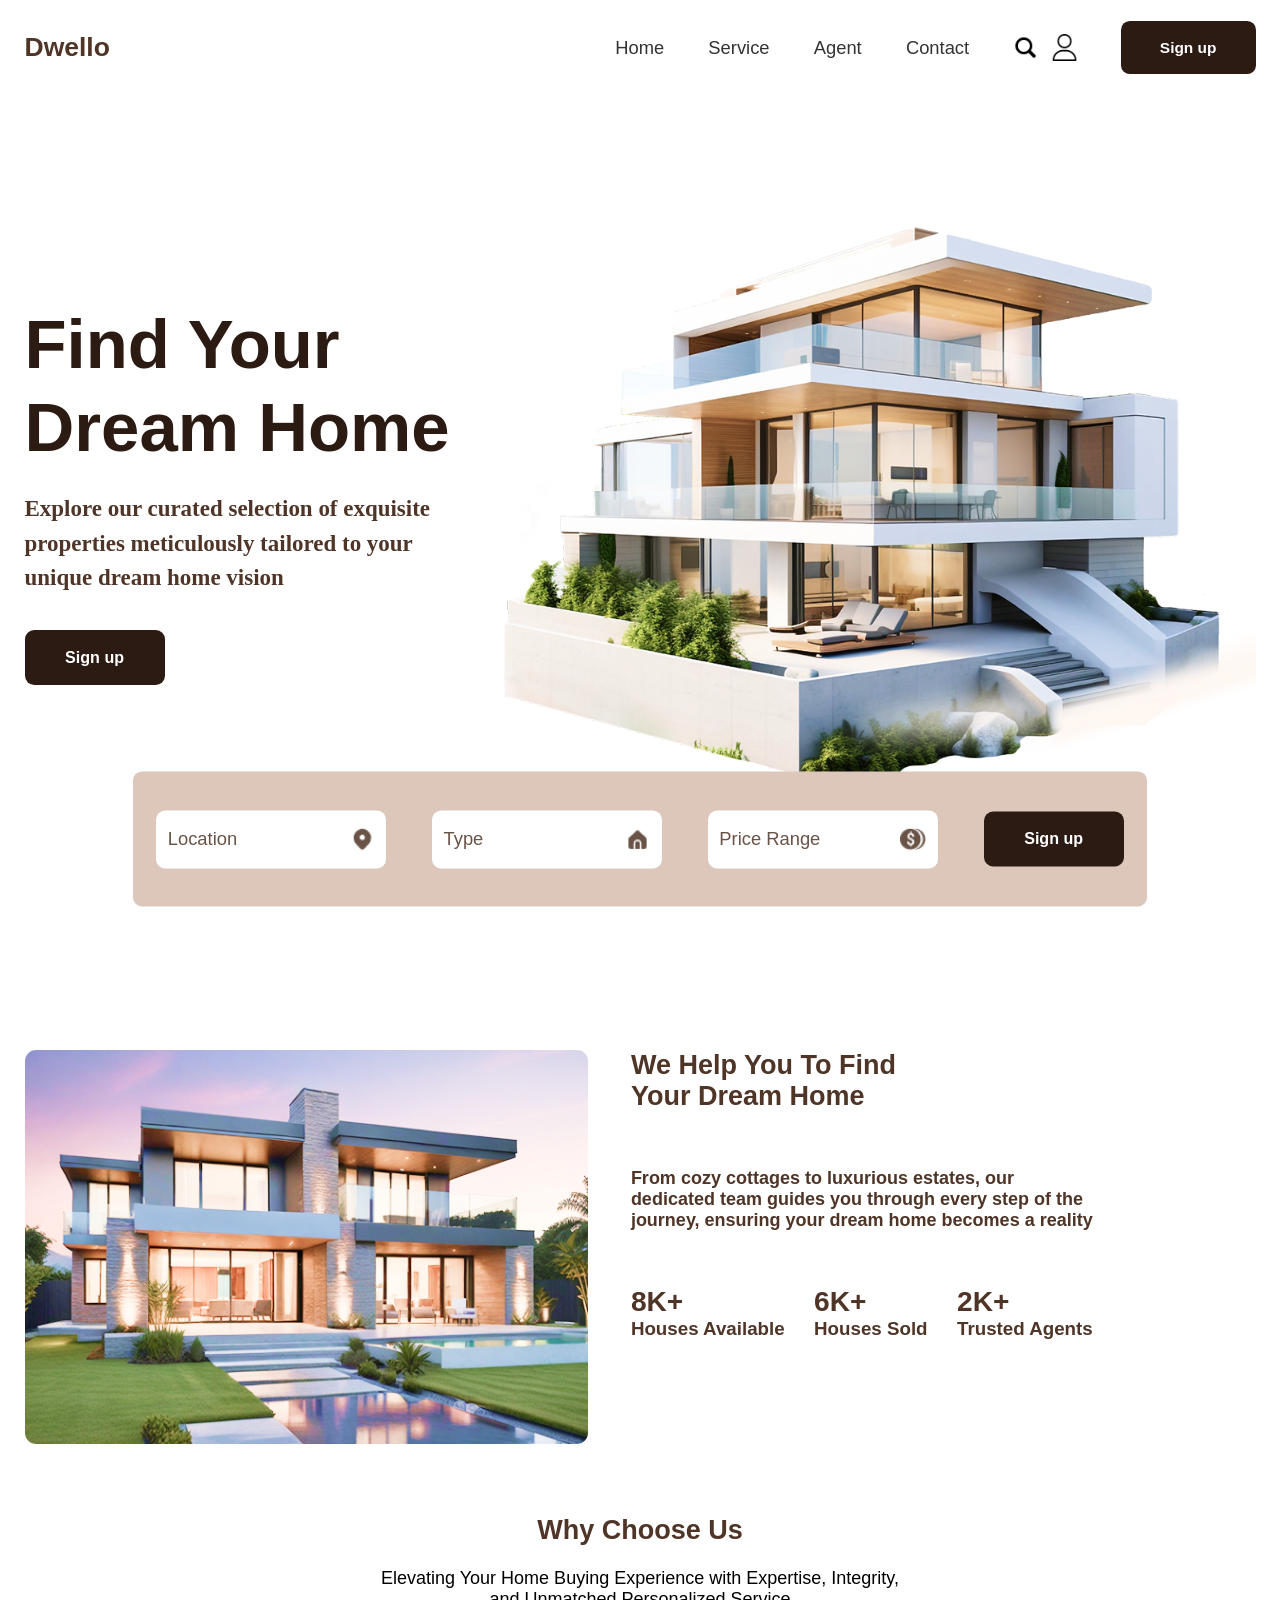
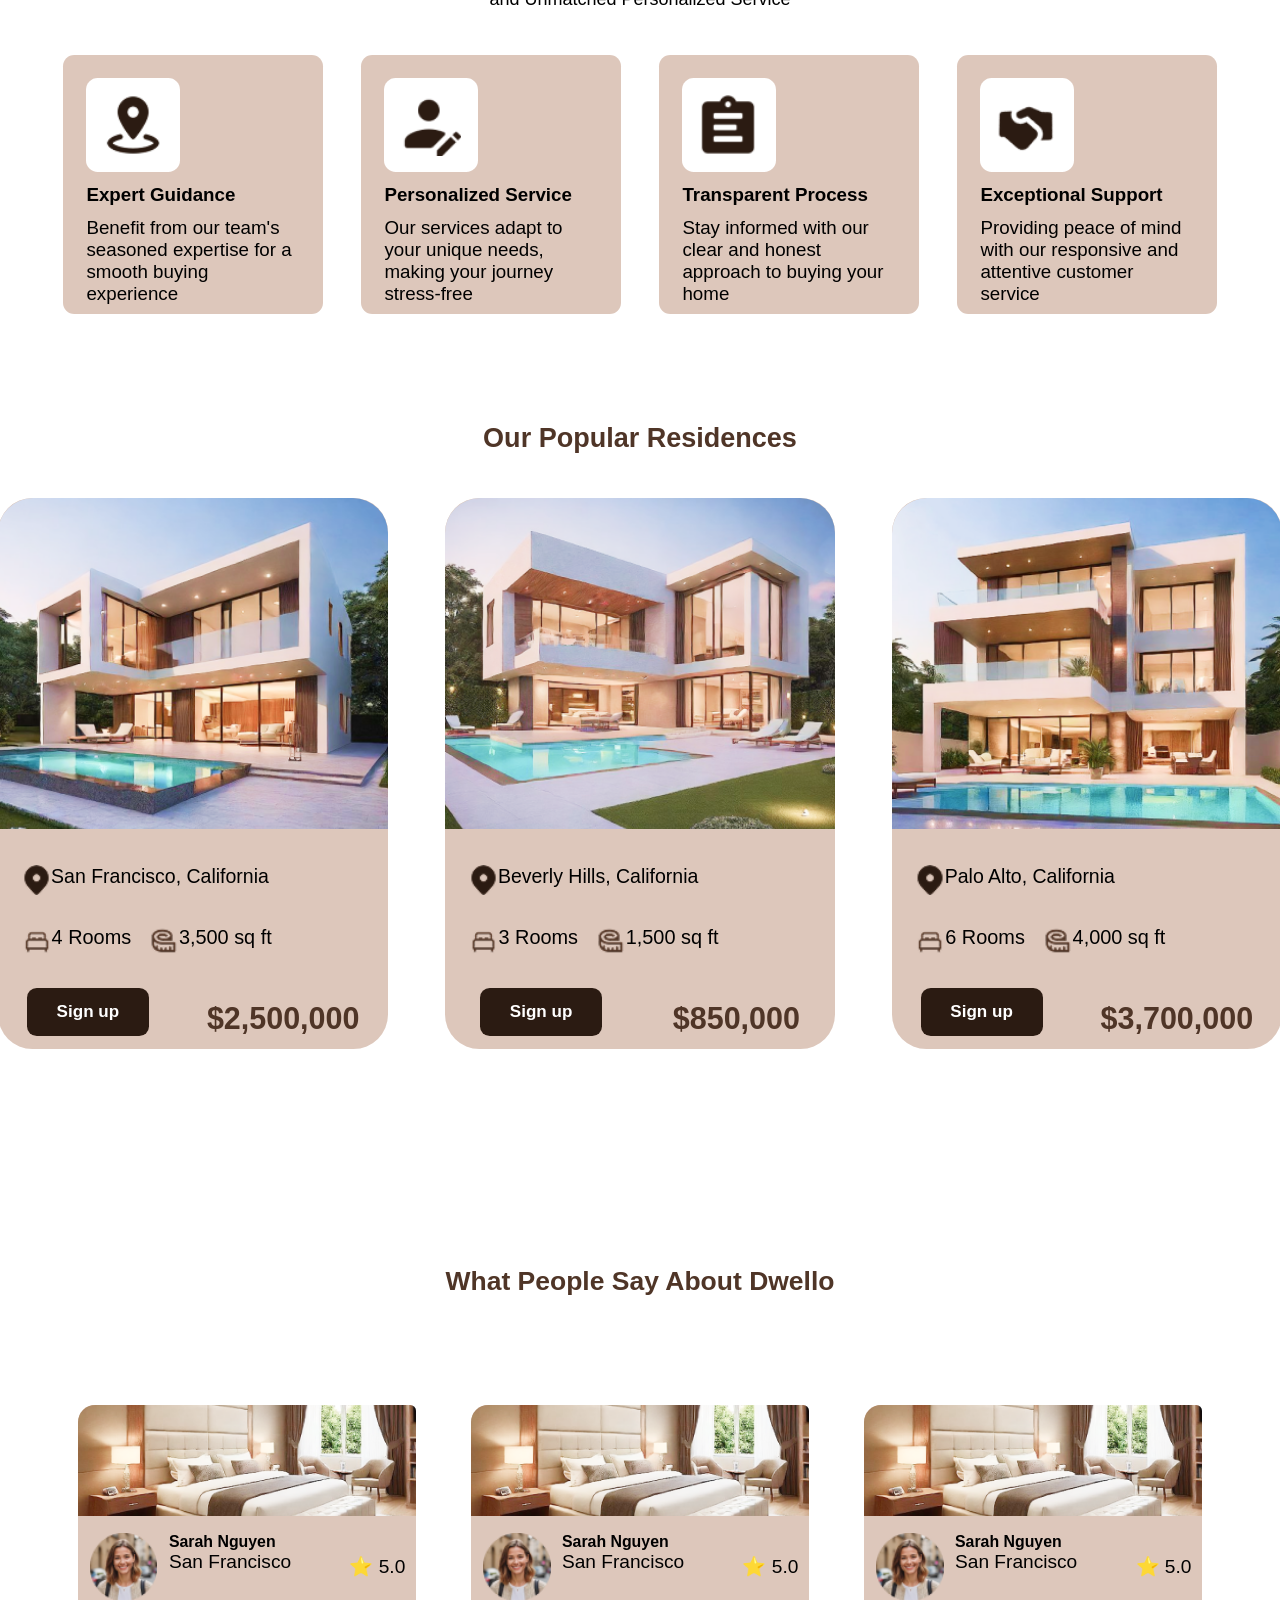
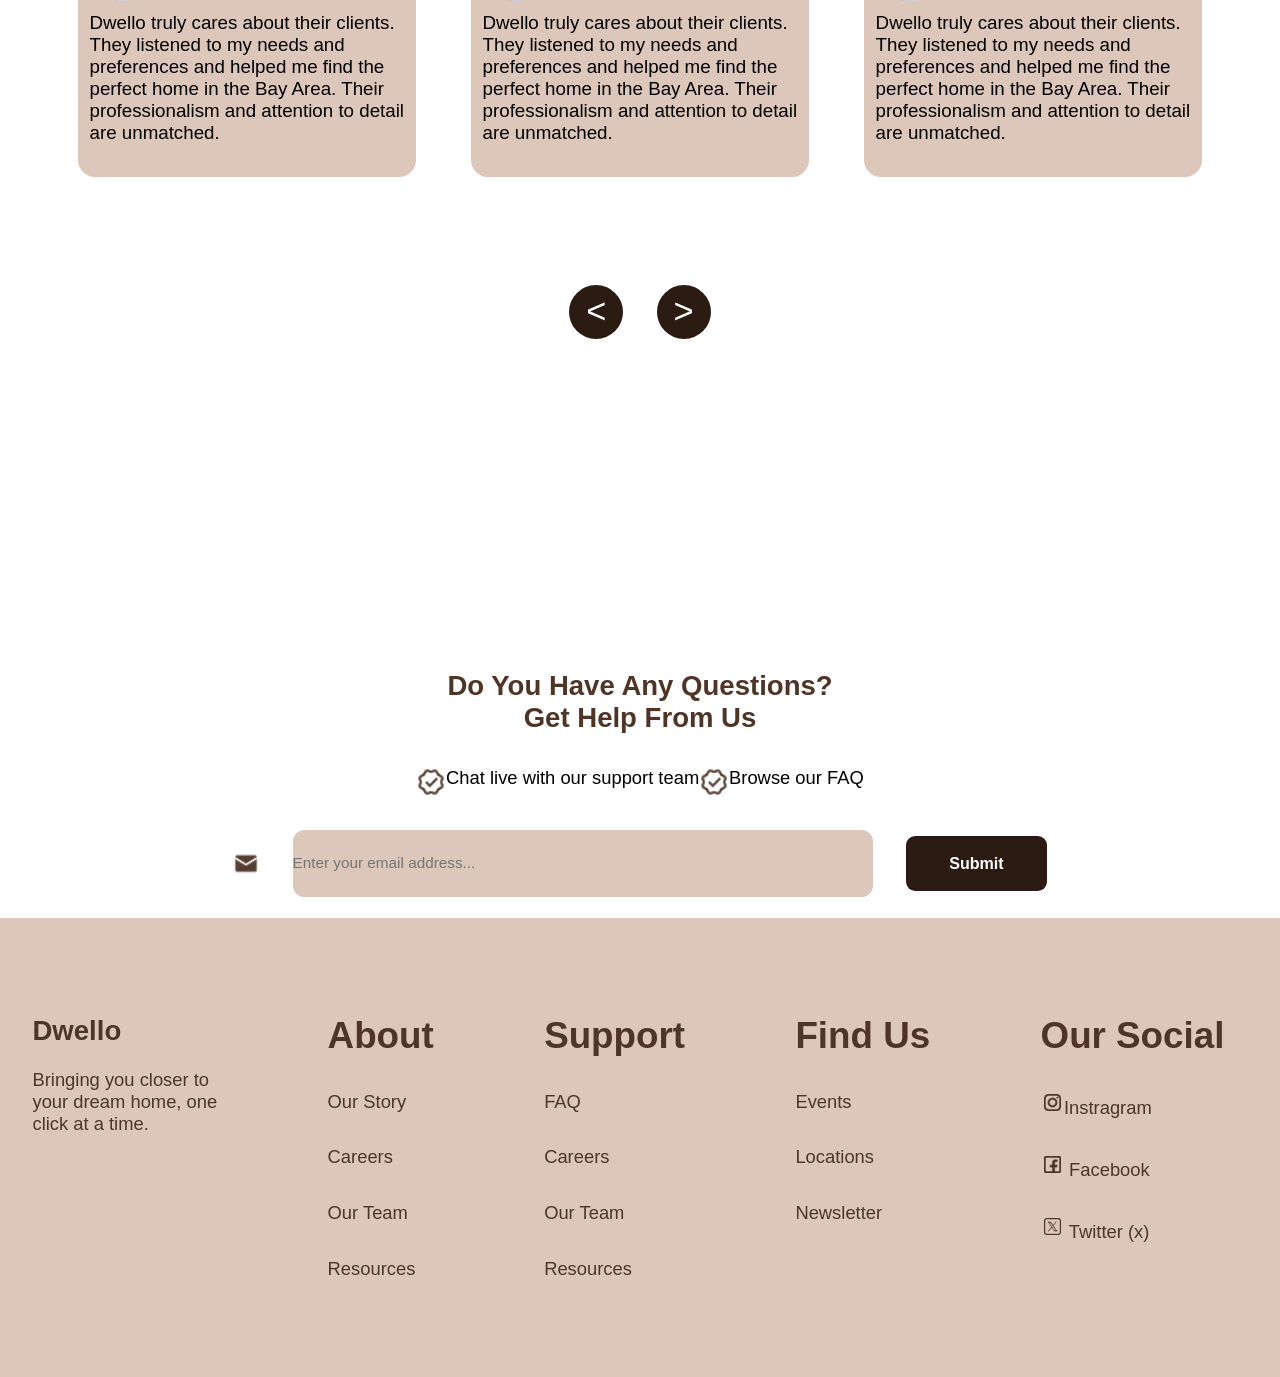
<file: DreamHome/Dwello.html>
<!doctype html>
<html lang="en">
  <head>
    <meta charset="UTF-8" />
    <meta name="viewport" content="width=device-width, initial-scale=1.0" />
    <link rel="stylesheet" href="Dwello.css" />
    <link
      href="https://fonts.googleapis.com/css2?family=Inter:wght@400;500;600;700&display=swap"
      rel="stylesheet"
    />
    <title>Document</title>
  </head>
  <body>
    <div class="contentWrapper">
      <header class="header">
        <h1 class="logo">Dwello</h1>
        <nav class="navigation">
          <div><a href="">Home</a></div>
          <div><a href="">Service</a></div>
          <div><a href="">Agent</a></div>
          <div><a href="">Contact</a></div>
        </nav>
        <div class="searchAndProfile">
          <img
            src="Resurs/free-icon-magnifier-2311526.png"
            alt="Поиск"
            class="search"
          />
          <img
            src="Resurs/free-icon-user-456283.png"
            alt="Профиль"
            class="profile"
          />
        </div>

        <button class="signUp">Sign up</button>
      </header>

      <main>
        <div class="aboutSite">
          <div class="content">
            <h1>
              Find Your <br />
              Dream Home
            </h1>
            <p class="description">
              Explore our curated selection of exquisite<br />
              properties meticulously tailored to your<br />
              unique dream home vision
            </p>
            <button class="signUp">Sign up</button>
          </div>
          <img src="Resurs/hero image 1.png" alt="Дом" class="HouseMenu" />
        </div>

        <div class="searchLine">
          <div class="backgroundSearchLine">
            <div class="location">
              Location <img src="Resurs/location.png" class="locationIcon" />
            </div>
            <div class="type">
              Type <img src="Resurs/home.png" class="homeIcon" />
            </div>
            <div class="priceRange">
              Price Range <img src="Resurs/price.png" class="priceIcon" />
            </div>
            <button class="signUp">Sign up</button>
          </div>
        </div>
      </main>

      <section class="aboutUs">
        <div class="aboutUsPhoto">
          <img
            src="Resurs/luxury_and_rich_home_exterior_side_view.png"
            class="aboutHousePicture"
          />
        </div>
        <div class="aboutUsText">
          <h1>
            We Help You To Find<br />
            Your Dream Home
          </h1>
          <p class="textAboutUs">
            From cozy cottages to luxurious estates, our <br />dedicated team
            guides you through every step of the<br />
            journey, ensuring your dream home becomes a reality
          </p>
          <div class="aboutUsResult">
            <div class="AvailableResult">
              <h1>8K+</h1>
              <p>Houses Available</p>
            </div>
            <div class="AvailableResult">
              <h1>6K+</h1>
              <p>Houses Sold</p>
            </div>
            <div class="AvailableResult">
              <h1>2K+</h1>
              <p>Trusted Agents</p>
            </div>
          </div>
        </div>
      </section>

      <article class="whyChooseUsSection">
        <div class="whuChooseUsTextSection">
          <h1>Why Choose Us</h1>
          <p>
            Elevating Your Home Buying Experience with Expertise, Integrity,<br />
            and Unmatched Personalized Service
          </p>
        </div>
        <div class="card">
          <div class="whyChooseUsCard">
            <div class="expertGuidance">
              <div class="emptySpace">
                <img src="Resurs/map pin.png" class="mapIcon" />
              </div>
              <h4>Expert Guidance</h4>
              <p>
                Benefit from our team's seasoned expertise for a smooth buying
                experience
              </p>
            </div>
          </div>

          <div class="whyChooseUsCard">
            <div class="expertGuidance">
              <div class="emptySpace">
                <img src="Resurs/service.png" class="serviceIcon" />
              </div>
              <h4>Personalized Service</h4>
              <p>
                Our services adapt to your unique needs, making your journey
                stress-free
              </p>
            </div>
          </div>

          <div class="whyChooseUsCard">
            <div class="expertGuidance">
              <div class="emptySpace">
                <img src="Resurs/document.png" class="documentIcon" />
              </div>
              <h4>Transparent Process</h4>
              <p>
                Stay informed with our clear and honest approach to buying your
                home
              </p>
            </div>
          </div>

          <div class="whyChooseUsCard">
            <div class="expertGuidance">
              <div class="emptySpace">
                <img src="Resurs/handshake.png" class="handShakeIcon" />
              </div>
              <h4>Exceptional Support</h4>
              <p>
                Providing peace of mind with our responsive and attentive
                customer service
              </p>
            </div>
          </div>
        </div>
      </article>

      <article class="popularVariant">
        <div class="ourProducts">
          <h1>Our Popular Residences</h1>
          <div class="productList">
            <div class="productCard">
              <img src="Resurs/Mask group copy.png" class="home1" />
              <div class="descriptionCard">
                <div class="firstStroke">
                  <img src="Resurs/location1.png" class="locationCardIcon" />
                  <div>San Francisco, California</div>
                </div>
                <div class="secondStroke">
                  <div class="textAndicon">
                    <img src="Resurs/rooms.png" class="countRoomIcon" />
                    <div class="coontRoom">4 Rooms</div>
                  </div>

                  <div class="textAndicon">
                    <img src="Resurs/size.png" class="sizeRoomIcon" />
                    <div class="sizeRoom">3,500 sq ft</div>
                  </div>
                </div>
                <div class="thirdStroke">
                  <button class="signUp">Sign up</button>
                  <p class="costRoom">$2,500,000</p>
                </div>
              </div>
            </div>
            <div class="productCard">
              <img src="Resurs/Group 11.png" class="home1" />
              <div class="descriptionCard">
                <div class="firstStroke">
                  <img src="Resurs/location1.png" class="locationCardIcon" />
                  <div>Beverly Hills, California</div>
                </div>
                <div class="secondStroke">
                  <div class="textAndicon">
                    <img src="Resurs/rooms.png" class="countRoomIcon" />
                    <div class="coontRoom">3 Rooms</div>
                  </div>

                  <div class="textAndicon">
                    <img src="Resurs/size.png" class="sizeRoomIcon" />
                    <div class="sizeRoom">1,500 sq ft</div>
                  </div>
                </div>
                <div class="thirdStroke">
                  <button class="signUp">Sign up</button>
                  <p class="costRoom">$850,000</p>
                </div>
              </div>
            </div>
            <div class="productCard">
              <img src="Resurs/Group 12.png" class="home3" />
              <div class="descriptionCard">
                <div class="firstStroke">
                  <img src="Resurs/location1.png" class="locationCardIcon" />
                  <div>Palo Alto, California</div>
                </div>
                <div class="secondStroke">
                  <div class="textAndicon">
                    <img src="Resurs/rooms.png" class="countRoomIcon" />
                    <div class="coontRoom">6 Rooms</div>
                  </div>

                  <div class="textAndicon">
                    <img src="Resurs/size.png" class="sizeRoomIcon" />
                    <div class="sizeRoom">4,000 sq ft</div>
                  </div>
                </div>
                <div class="thirdStroke">
                  <button class="signUp">Sign up</button>
                  <p class="costRoom">$3,700,000</p>
                </div>
              </div>
            </div>
          </div>
        </div>
      </article>
      <section class="review">
        <h1>What People Say About Dwello</h1>
        <div class="cards">
          <div class="review-card">
            <img src="Resurs/Group 15.png" class="imgOnReview" />
            <!--Левая часть аватар и инфа-->
            <div class="reviewer-info">
              <img src="Resurs/Mask group32.png" />
              <div class="reviewer-details">
                <h5>Sarah Nguyen</h5>
                <p class="city">San Francisco</p>
              </div>
              <div class="rating">
                <span class="stars">⭐ 5.0</span>
              </div>
            </div>
            <div class="review-content">
              <p class="review-text">
                Dwello truly cares about their clients. They listened to my
                needs and preferences and helped me find the perfect home in the
                Bay Area. Their professionalism and attention to detail are
                unmatched.
              </p>
            </div>
          </div>

          <div class="review-card">
            <img src="Resurs/Group 15.png" class="imgOnReview" />
            <!--Левая часть аватар и инфа-->
            <div class="reviewer-info">
              <img src="Resurs/Mask group32.png" />
              <div class="reviewer-details">
                <h5>Sarah Nguyen</h5>
                <p class="city">San Francisco</p>
              </div>
              <div class="rating">
                <span class="stars">⭐ 5.0</span>
              </div>
            </div>
            <div class="review-content">
              <p class="review-text">
                Dwello truly cares about their clients. They listened to my
                needs and preferences and helped me find the perfect home in the
                Bay Area. Their professionalism and attention to detail are
                unmatched.
              </p>
            </div>
          </div>
          <div class="review-card">
            <img src="Resurs/Group 15.png" class="imgOnReview" />
            <!--Левая часть аватар и инфа-->
            <div class="reviewer-info">
              <img src="Resurs/Mask group32.png" />
              <div class="reviewer-details">
                <h5>Sarah Nguyen</h5>
                <p class="city">San Francisco</p>
              </div>
              <div class="rating">
                <span class="stars">⭐ 5.0</span>
              </div>
            </div>
            <div class="review-content">
              <p class="review-text">
                Dwello truly cares about their clients. They listened to my
                needs and preferences and helped me find the perfect home in the
                Bay Area. Their professionalism and attention to detail are
                unmatched.
              </p>
            </div>
          </div>
        </div>
        <div class="controlButtons">
          <button class="circle-btn arrow-left">
            <span class="arrow"><</span>
          </button>
          <button class="circle-btn arrow-right">
            <span class="arrow">></span>
          </button>
        </div>
      </section>
      <section class="feedbackSection">
        <div class="feedback">
          <div class="mainFeedback">
            <h1>Do You Have Any Questions?</h1>
            <h1>Get Help From Us</h1>
          </div>

          <div class="lableSection">
            <img
              src="Resurs/icons8-verified-account-96 1.png"
              class="checkIcon"
            />
            <p>Chat live with our support team</p>
            <img
              src="Resurs/icons8-verified-account-96 1.png"
              class="checkIcon"
            />
            <p>Browse our FAQ</p>
          </div>
          <div class="emailSection">
            <img src="Resurs/vector.png" class="emaiIcon" />
            <input
              class="emailAddressInput"
              placeholder="Enter your email address..."
            />
            <button class="signUp">Submit</button>
          </div>
        </div>
      </section>
    </div>
    <footer class="footerSite">
      <div class="footerSiteConteiner">
        <div class="logoFooterContent">
          <div class="deskSecFooter">
            <h2>Dwello</h2>

            <p>
              Bringing you closer to<br />
              your dream home, one <br />
              click at a time.
            </p>
          </div>

          <div class="about" Sec>
            <h1>About</h1>
            <span>Our Story</span>
            <span>Careers</span>
            <span>Our Team</span>
            <span>Resources</span>
          </div>
          <div class="supportSec">
            <h1>Support</h1>
            <span>FAQ</span>
            <span>Careers</span>
            <span>Our Team</span>
            <span>Resources</span>
          </div>

          <div class="findUsSec">
            <h1>Find Us</h1>
            <span>Events</span>
            <span>Locations</span>
            <span>Newsletter</span>
          </div>

          <div class="ourSocialSec">
            <h1>Our Social</h1>
            <span
              ><img
                src="Resurs/instagram.png"
                class="instagramIcon"
              />Instragram</span
            >
            <span
              ><img src="Resurs/facebook.png" class="facebookIcon" />
              Facebook</span
            >
            <span
              ><img src="Resurs/twitterx.png" class="TwitterIcon" /> Twitter
              (x)</span
            >
          </div>
        </div>
      </div>
    </footer>
  </body>
</html>
</file>
<file: Grid+адаптивная верстка/Адаптивная верстка/styles.css>
@font-face {
  font-family: "Heebo";
  src: url("./Fonts/Heebo-Light.woff2") format("woff2");
  font-weight: 300;
  font-style: normal;
  font-display: swap;
}
@font-face {
  font-family: "Heebo";
  src: url("./Fonts/Heebo-Bold.woff2") format("woff2");
  font-weight: 300;
  font-style: normal;
  font-display: swap;
}
@font-face {
  font-family: "Heebo";
  src: url("./Fonts/Yantramanav-Bold.woff2") format("woff2");
  font-weight: 300;
  font-style: normal;
  font-display: swap;
}

/**
  Нормализация блочной модели
 */
*,
*::before,
*::after {
  box-sizing: border-box;
}

/**
  Убираем внутренние отступы слева тегам списков,
  у которых есть атрибут class
 */
:where(ul, ol):where([class]) {
  padding-left: 0;
}

/**
  Убираем внешние отступы body и двум другим тегам,
  у которых есть атрибут class
 */
body,
:where(blockquote, figure):where([class]) {
  margin: 0;
}

/**
  Убираем внешние отступы вертикали нужным тегам,
  у которых есть атрибут class
 */
:where(h1, h2, h3, h4, h5, h6, p, ul, ol, dl):where([class]) {
  margin-block: 0;
}

:where(dd[class]) {
  margin-left: 0;
}

/**
  Убираем стандартный маркер маркированному списку,
  у которого есть атрибут class
 */
:where(ul[class]) {
  list-style: none;
}

/**
  Упрощаем работу с изображениями
 */
img {
  display: block;
  max-width: 100%;
}

/**
  Наследуем свойства шрифт для полей ввода
 */
input,
textarea,
select,
button {
  font: inherit;
}

html {
  /**
    Пригодится в большинстве ситуаций
    (когда, например, нужно будет "прижать" футер к низу сайта)
   */
  height: 100%;
  /**
    Плавный скролл
   */
  scroll-behavior: smooth;
}

body {
  /**
    Пригодится в большинстве ситуаций
    (когда, например, нужно будет "прижать" футер к низу сайта)
   */
  min-height: 100%;
  /**
    Унифицированный интерлиньяж
   */
  line-height: 1.5;
}

/**
  Удаляем все анимации и переходы для людей,
  которые предпочитают их не использовать
 */
@media (prefers-reduced-motion: reduce) {
  * {
    animation-duration: 0.01ms !important;
    animation-iteration-count: 1 !important;
    transition-duration: 0.01ms !important;
    scroll-behavior: auto !important;
  }
}

:root {
  --color-dark: #000000;
  --color-dark-alternate: #131619;
  --color-light: #ffffff;
  --color-dark-gray: #404040;
  --color-light-gray: #c4c4c4;

  --border-radius: 30px;
  --border: 1px solid var(--color-light);

  --font-family-base: "Heebo", sans-serif;
  --font-family-accent: "Yantramanav", sans-serif;

  --input-height: 54px;

  --container-width: 1300px;
  --container-padding-x: 15px;

  --transition-duration: 0, 2s;

  --header-height: 90px;
}

body {
  font-family: var(--font-family-base);
  font-weight: 300;
  font-size: 16px;
  line-height: 1.75;
  color: var(--color-light-gray);
  background-color: var(--color-dark);
}
a,
button,
input,
textarea,
svg* {
  transition-duration: var(--transition-duration);
}

a {
  color: var(--color-light);
}
a:hover {
  color: var(--color-light-gray);
}

p {
  margin-block: 0;
}

p:not(:last-child) {
  margin-bottom: 24px;
}
.container {
  max-width: calc(var(--container-width)+var(--container-padding-x) * 2);
  margin-inline: auto;
  padding-inline: var(--container-padding-x);
}

.container-wide {
  max-width: 1920px;
  margin-inline: auto;
}

.visually-hidden {
  position: absolute !important;
  width: 1px !important;
  height: 1px !important;
  margin: -1px !important;
  border: 0 !important;
  padding: 0 !important;
  white-space: nowrap !important;
  clip-path: inset(100%) !important;
  clip: rect(0 0 0 0) !important;
  overflow: hidden !important;
}

h1,
h2,
h3,
h4,
h5,
h6 {
  font-weight: 700;
  text-transform: uppercase;
  color: var(--color-light);
}

.title-medium {
  font-size: clamp(20px, 2.08vw, 40px);
  line-height: 1.3;
  color: var(--color-light);
}

.title-big {
  font-size: clamp(24px, 3.12vw, 60px);
}

.section-description {
  font-size: 20px;
  line-height: 1.65;
  text-transform: uppercase;
  text-align: center;
  color: var(--color-light);
}

.backdrop-title {
  position: relative;
  z-index: 2;
}

.backdrop-title.centered::after {
  top: -0.25em;
  left: 50%;
  translate: -50% 0;
}

.backdrop-title::before {
  content: "";
  display: block;
  position: absolute;
  right: calc(100%+8px);
  width: 26px;
  aspect-ratio: 1;
  background: url("./Icons/Plus.svg") center/contain no-repeat;
}

.backdrop-title::after {
  content: attr(data-title);
  position: absolute;
  z-index: -1;
  top: -0.3em;
  left: 0.6em;
  font-family: var(--font-family-accent);
  font-size: 2.8em;
  line-height: 1;
  color: transparent;
  -webkit-text-stroke: 1px var(--color-light-gray);
}

.button {
  display: inline-flex;
  align-items: center;
  height: 38px;
  padding-inline: 26px;
  font-size: 12px;
  font-weight: 700;
  line-height: 2;
  letter-spacing: 1.2px;
  text-transform: uppercase;
  text-decoration: none;
  white-space: nowrap;
  background-color: var(--color-light);
  border: none;
  border-radius: var(--border-radius);
}

button:hover {
  background-color: var(--color-light-gray);
}

.button.transparent {
  position: relative;
  height: var(--input-height);
  padding-left: 31px;
  padding-right: 80px;
  color: var(--color-light);
  background-color: transparent;
  border: var(--border);
}

.button.button.transparent::after {
  content: "";
  position: absolute;
  right: 0;
  height: 100%;
  aspect-ratio: 1;
  background: url("./Icons/arrow-top-right.svg") center/70% no-repeat;
  border: var(--border);
  border-radius: 50%;
}

.button.button.transparent:hover {
  color: var(--color-dark);
  background-color: var(--color-light-gray);
}

.input {
  width: 100%;
  height: var(--input-height);
  padding-inline: 25px;
  color: var(--color-light);
  background-color: transparent;
  border: 1px solid var(--color-light-gray);
  border-radius: var(--border-radius);
}
.input::placeholder,
select.input:invalid {
  color: var(--color-light-gray);
}
.input:hover {
  border-color: var(--color-light);
}

.input:focus {
  color: var(--color-dark);
  background-color: var(--color-light-gray);
  outline: none;
}

/* Chrome, Safari, Edge, Opera */
input::-webkit-outer-spin-button,
input::-webkit-inner-spin-button {
  -webkit-appearance: none;
  margin: 0;
}

/* Firefox */
input[type="number"] {
  -moz-appearance: textfield;
}

.header {
  display: flex;
  justify-content: space-between;
  align-items: center;
  column-gap: 20px;
  min-height: var(--header-height);
  padding-inline: 32px;
  background-color: var(--color-dark-alternate);
}

.header-logo {
  flex-shrink: 0;
}

.header-menu-list {
  display: flex;
  flex-wrap: wrap;
  column-gap: 50px;
}

.header-menu-link {
  display: inline-flex;
  column-gap: 7px;
  align-items: center;
  height: var(--header-height);
  text-decoration: none;
  text-transform: uppercase;
  font-size: 12px;
  letter-spacing: 1.2px;
}

.header-menu-link.is-current::after {
  content: "";
  width: 5px;
  aspect-ratio: 1;
  background-color: currentColor;
  border-radius: 50%;
}

.header-action {
  display: flex;
  column-gap: 40px;
}

.header-burger-button {
  display: inline-flex;
  flex-direction: column;
  justify-content: center;
  row-gap: 4px;
  width: 40px;
  aspect-ratio: 1;
  padding-left: 8px;
  color: var(--color-light);
  background-color: transparent;
  border: var(--border);
  border-radius: 50%;
}

.header-burger-button:hover {
  color: var(--color-light-gray);
  border-color: currentColor;
}

.header-burger-button-line {
  width: 6px;
  height: 1px;
  background-color: currentColor;
  box-shadow: 16px 0 0 currentColor;
}

.banner {
  display: flex;
  flex-direction: column;
  justify-content: end;
  min-height: calc(100vh - var(--header-height));
  padding: 36px 70px;
  color: var(--color-light);
  background-color: var(--color-dark-alternate);
}

.banner-body {
  text-transform: uppercase;
}
.banner-info {
  display: flex;
  align-items: end;
  font-size: clamp(16px, 1.56vw, 30px);
  line-height: 1.27;
  font-weight: 700;
}

.banner-info::before {
  content: "";
  width: clamp(60px, 10.1vw, 194px);
  aspect-ratio: 1;
  margin-right: 30px;
  background: url("./Icons/bold-arrow-down-right.svg") center/contain no-repeat;
}

.banner-title {
  font-size: min(18.75vw, 360px);
  line-height: 1;
}

.banner-pagination-list {
  display: flex;
  justify-content: center;
  column-gap: 14px;
}

.banner-pagination-item {
  display: flex;
}

.banner-pagionation-button {
  display: inline-flex;
  justify-content: center;
  align-items: center;
  padding: 7px;
  background-color: transparent;
  border: none;
  background: transparent !important; /* Запрещаем любой фон */
  -webkit-tap-highlight-color: transparent; /* Убираем подсветку на мобильных */
}
.banner-pagionation-button::after {
  content: "";
  display: block;
  width: 10px;
  aspect-ratio: 1;
  border: var(--border);
  border-radius: 50%;
  transition-duration: var(--transition-duration);
}

.banner-pagionation-button.is-current::after {
  background-color: var(--color-light);
}

.banner-pagionation-button:not(.is-current):hover::after {
  border-color: var(--color-light-gray);
}

.motivation-item:nth-child(even) {
  background-color: var(--color-dark-alternate);
}

.motivation-item:nth-child(even) .motivation-card {
  flex-direction: row-reverse;
}

.motivation-card {
  display: flex;
  justify-content: start;
  align-items: center;
  column-gap: clamp(30px, 10.42vw, 200px);
}

.motivation-card-image {
  margin-block: -60px;
}

.motivation-card-body {
  padding-left: 35px;
}

.motivation-card-title:not(:last-child) {
  margin-bottom: 14px;
}

.motivation-card-description {
  max-width: 400px;
}

.motivation-card-description:not(:last-child) {
  margin-bottom: 37px;
}

.traning-types {
  position: relative;
  padding-top: 70px;
  padding-bottom: 120px;
  background-color: var(--color-dark);
}

.traning-types-list {
  display: grid;
  grid-template-columns: repeat(6, 1fr);
  gap: 60px;
}
.traning-types-item {
  --tranningTypesItemBgIconSize: 80px;

  display: flex;
  flex-direction: column;
  align-items: center;
  row-gap: 32px;
  background: url("./Icons/transparent-arrow-bottom-left.svg") 100% 0 /
    var(--tranningTypesItemBgIconSize) no-repeat;
  padding-top: var(--tranningTypesItemBgIconSize);
}

.traning-types-title {
  font-size: 16px;
}
.join-us {
  background-color: var(--color-dark-alternate);
}
.join-us-video-wrapper {
  position: relative;
  display: flex;
  justify-content: center;
  align-items: center;
  padding: 150px 30px;
  background: url("./images/join-us-bg.jpg") center/cover no-repeat
    var(--color-dark-alternate);
}

.join-us-video {
  width: 100%;
  max-width: 960px;
  height: auto;
}

.join-us-video-play-button {
  position: absolute;
  top: 50%;
  left: 50%;
  translate: -50% -50%;
  display: inline-flex;
  justify-content: center;
  align-items: center;
  column-gap: 4px;
  width: 200px;
  aspect-ratio: 1;
  font-size: 14px;
  font-weight: 700px;
  text-transform: uppercase;
  color: var(--color-light);
  background-color: transparent;
  border: var(--border);
  border-radius: 50%;
}

.join-us-video-play-button::after {
  content: "";
  width: 26px;
  aspect-ratio: 1;
  background: url("./Icons/arrow-top-right.svg") center/contain no-repeat;
  transition-duration: var(--transition-duration);
}

.join-us-video-play-button:hover {
  color: var(--color-dark);
  background-color: var(--color-light-gray);
}

.join-us-video-play-button:hover::after {
  filter: invert(1);
}

.join-us-title {
  position: relative;
  margin-top: -0, 4em;
  font-size: clamp(64px, 9.37vw, 180px);
  line-height: 1;
  text-align: center;
}

.join-us-title::after {
  content: "";
  display: inline-block;
  height: 0.7em;
  aspect-ratio: 1;
  margin-left: 0.14em;
  background: url("./Icons/bold-arrow-down-right.svg") center/cover no-repeat;
  scale: 1 -1;
}

.join-us-title:not(:last-child) {
  margin-bottom: 130px;
}

.join-us-form-header {
  display: flex;
  flex-direction: column;
  align-items: center;
  row-gap: 7px;
}

.join-us-form-header:not(:last-child) {
  margin-bottom: 52px;
}

.join-us-form-body {
  display: flex;
  justify-content: center;
  column-gap: 20px;
}

.join-us-form-input {
  max-width: 400px;
}

.location {
  display: grid;
  grid-template-columns: repeat(2, 1fr);
}
.location-body {
  display: flex;
  flex-direction: column;
  justify-content: center;
  align-items: center;
  padding: 80px 15px;
  text-align: center;
}

.location-title:not(:last-child) {
  margin-bottom: 14px;
}
.location-description {
  max-width: 490px;
}
.location-description:not(:last-child) {
  margin-bottom: 37px;
}

.family {
  background-color: var(--color-dark-alternate);
}

.family-header {
  display: flex;
  flex-direction: column;
  align-items: center;
  row-gap: 7px;
  padding-top: 132px;
  padding-bottom: 62px;
  text-align: center;
}

.family-body {
  display: flex;
  justify-content: center;
  column-gap: 26px;
  scroll-snap-type: x mandatory;
  overflow-x: scroll;
}

.family-image {
  scroll-snap-align: start;
}

.calculate {
  padding-block: 146px;
  background-color: var(--color-dark-alternate);
}

.calculate-inner {
  display: flex;
  align-items: center;
  column-gap: 36px;
}

.calculate-body {
  flex-grow: 1;
  max-width: 627px;
}

.calculate-title:not(:last-child) {
  margin-bottom: 16px;
}
.calculate-description {
  max-width: 385px;
}
.calculate-description:not(:last-child) {
  margin-bottom: 30px;
}

.calculate-form-body {
  display: grid;
  grid-template-columns: repeat(2, 1fr);
  gap: 18px 30px;
}

.calculate-form-body:not(:last-child) {
  margin-bottom: 26px;
}

.calculate-input.wide {
  grid-column: -1/1;
}

.calculate-table-wrapper {
  position: relative;
  display: flex;
  justify-content: center;
  align-items: center;
  width: 100%;
  max-width: 610px;
}

.calculate-table-wrapper::before {
  content: "";
  position: absolute;
  top: 50%;
  left: 50%;
  translate: -50% -50%;
  width: 100%;
  aspect-ratio: 1;
  background-color: var(--color-dark);
  border-radius: 50%;
}
.calculate-table {
  position: relative;
  border-collapse: collapse;
}

.calculate-table:is(td, th) {
  padding-right: 30px;
}
.calculate-table:is(td, th):not(:first-child) {
  padding-left: 30px;
}

.calculate-table:is(td, th):not(:last-child) {
  border-right: 1px solid var(--color-dark-gray);
}

.calculate-table tbody td {
  border-top: 1px solid var(--color-dark-gray);
}

.calculate-table tbody tr:last-child td:first-child {
  position: relative;
}

.calculate-table tbody tr:last-child td:first-child::after {
  content: "";
  position: absolute;
  right: 0;
  bottom: 0;
  width: 70%;
  height: 1px;
  background-color: var(--color-light-gray);
}

.calculate-table th {
  padding-block: 20px;
  text-align: left;
  text-transform: uppercase;
  color: var(--color-light);
}

.calculate-table td {
  padding-block: 14px;
}

.calculate-table tfoot {
  color: var(--color-light);
}

.calculate-table tfoot td {
  padding-top: 33px;
  padding-bottom: 0;
}
@media (max-width: 1920px) {
  .motivation-card-image {
    margin-block: -20px;
  }
}

@media (max-width: 1280px) {
  .traning-types-list {
    grid-template-columns: repeat(3, 1fr);
  }
}

@media (max-width: 1024px) {
  .header {
    flex-wrap: wrap;
    row-gap: 10px;
    padding-top: 20px;
  }
  .header,
  .banner {
    padding-inline: 15px;
  }

  .header-menu {
    order: 1;
    flex-basis: 100%;
  }

  .header-menu-link {
    height: 50px;
  }

  .banner {
    row-gap: 10px;
  }

  .motivation-card {
    padding-block: 50px;
  }

  .motiovation-card-image {
    max-width: 30%;
    height: auto;
    margin-block: 0;
  }
  .join-us-body {
    padding-bottom: 80px;
  }

  .join-us-title:not(:last-child) {
    margin-bottom: 80px;
  }

  .family-image {
    height: 360px;
  }
  .calculate {
    padding-block: 100px;
  }
  .calculate-form-body {
    grid-template-columns: 1fr;
  }

  .calculate-button {
    width: 100%;
  }

  .calculate-inner {
    column-gap: 20px;
  }

  .calculate-table :is(td, th) {
    padding-block: 10px;
  }

  .calculate-table tfoot td {
    padding-top: 10px;
  }
}

@media (max-width: 767px) {
  .button {
    padding-inline: 15px;
  }
  .header {
    padding-top: 10px;
  }

  .header-menu-list {
    column-gap: 24px;
  }
  .header-menu-link {
    height: 32px;
  }

  .header-action {
    column-gap: 15px;
  }
  .banner-info {
    margin-bottom: 5px;
  }
  .banner-info::before {
    margin-right: 10px;
  }
  .motivation-card,
  .motivation-item:nth-child(even) .motivation-card {
    flex-direction: column-reverse;
  }

  .motivation-card {
    row-gap: 30px;
    padding-block: 30px;
  }

  .motivation-card-image {
    max-width: 60%;
  }

  .motivation-card-description:not(:last-child) {
    margin-bottom: 20px;
  }

  .traning-types-list {
    grid-template-columns: repeat(2, 1fr);
    gap: 30px;
  }

  .traning-types-item {
    --tranningTypesItemBgIconSize: 50px;
    row-gap: 10px;
  }
  .traning-types-image {
    max-width: 120px;
  }
  .join-us-video-play-button {
    width: 140px;
  }
  .join-us-title:not(:last-child) {
    margin-bottom: 40px;
  }

  .section-description {
    font-size: 16px;
  }

  .join-us-form-body {
    flex-direction: column;
    align-items: center;
    row-gap: 20px;
  }

  .family-image {
    height: 180px;
  }

  .family-header {
    padding-top: 80px;
    padding-bottom: 50px;
  }

  .family-body {
    column-gap: 12px;
  }

  .calculate-inner {
    flex-direction: column;
    row-gap: 30px;
  }

  .calculate-table-wrapper::before {
    display: none;
  }

  .calculate {
    padding-block: 60px;
  }
}
</file>
<file: DreamHome/Dwello.css>
* {
  margin: 0;
  padding: 0;
  box-sizing: border-box;
  font-family: "Montserrat", sans-serif;
  zoom: 1.02; /* МЕГАЗАЛЕПА*/
}
body {
  margin: 0; /* Убираем авто-центрирование */
  padding: 0; /* Убираем отступы */
  min-height: 100vh;
  display: flex;
  flex-direction: column;
}
.contentWrapper {
  max-width: 1200px;
  margin: 0 auto;
  padding: 20px;
  flex: 1 0 auto; /* Растягивается, прижимая футер вниз */
  width: 100%;
  box-sizing: border-box;
}
header {
  display: flex;
  align-items: center;
  gap: 40px;
  width: 100%;
}
.logo {
  margin-right: auto;
  font-size: 24px;
  font-weight: 700;
}
.navigation {
  display: flex;
  gap: 40px;
}
.navigation a {
  text-decoration: none;
  color: #333;
  font-size: 16px;
  font-weight: 500;
}
.search,
.profile {
  width: 24px;
  height: 24px;
  cursor: pointer;
}

.signUp {
  width: 122px;
  height: 48px;
  background-color: #2b1b12;
  color: white;
  border: none;
  border-radius: 8px;
  cursor: pointer;
  font-size: 14px;
  font-weight: 600;
}
.searchAndProfile {
  display: flex;
  gap: 10px;
  align-items: center;
}

.aboutSite {
  display: flex;
  align-items: center;
}

.content {
  flex: 1;
}

.aboutSite h1 {
  color: #2b1b12;
  font-size: 60px;
  margin-bottom: 20px;
  font-weight: 700;
  line-height: 1.2;
}

.aboutSite p {
  font-family: Montserrat;
  font-size: 20px;
  font-weight: 700;
  color: #4f3527;
  line-height: 1.5;
  margin-bottom: 30px;
}

.HouseMenu {
  flex: 1;
  width: 100%;
  max-width: 700px;
  border-radius: 20px;
}
.searchLine {
  display: flex;
  justify-content: center;
  transform: translateY(-130px);
}
.backgroundSearchLine {
  display: flex;
  align-items: center;
  justify-content: space-around;
  height: 120px;
  width: 900px;
  background-color: #ddc7bb;
  border-radius: 8px;
}

.location,
.type,
.priceRange {
  display: flex;
  align-items: center;
  justify-content: space-between;
  padding-left: 10px;
  background-color: #fff;
  width: 200px;
  height: 50px;
  border-radius: 8px;
  color: #695346;
  padding-right: 10px;
}
.aboutUs {
  display: flex;
  gap: 40px;
}
.aboutHousePicture {
  width: 500px;
  max-width: 500px;
  border-radius: 10px;
}
.aboutUsText {
  display: flex;
  flex-direction: column;
  gap: 50px;
}

.aboutUsText p,
h1 {
  font-weight: 700;
  color: #4f3527;
}

.aboutUsResult {
  display: flex;
  justify-content: space-between;
}

.whyChooseUsSection {
  margin-bottom: 100px;
}

.whuChooseUsTextSection {
  display: flex;
  flex-direction: column;
  align-items: center;
  text-align: center;
  margin-top: 60px;
  gap: 20px;
}

.card {
  display: flex;
  justify-content: space-evenly;
}

.whyChooseUsCard {
  width: 230px;
  height: 230px;
  border-radius: 10px;
  background-color: #ddc7bb;
  margin-top: 40px;
}

.emptySpace {
  display: flex;
  align-items: center;
  padding-left: 12px;
  background-color: white;
  width: 80px;
  height: 80px;
  border-radius: 10px;
}

.expertGuidance {
  display: flex;
  flex-direction: column;
  text-align: left;
  padding: 20px;
  gap: 10px;
}

.ourProducts {
  display: flex;
  flex-direction: column;
  align-items: center;
  gap: 40px;
}

.productList {
  display: flex;
  gap: 50px;
}
.productCard {
  width: 340px;
  height: 480px;
  background-color: #ddc7bb;
  border-radius: 30px;
}
.productCard img {
  width: 100%;
  height: 60%;
  object-fit: cover;
  border-radius: 30px 30px 0 0;
}
.descriptionCard button {
  height: 40px;
  width: 100px;
}
.descriptionCard img {
  width: 24px;
  height: 24px;
}
.descriptionCard {
  display: flex;
  flex-direction: column;
  justify-content: space-evenly;
  height: 200px;
}

.firstStroke {
  display: flex;
  padding-left: 20px;
}

.secondStroke {
  display: flex;
  padding-left: 20px;
  gap: 15px;
}

.thirdStroke {
  display: flex;
  justify-content: space-around;
  align-items: end;
}

.thirdStroke p {
  font-size: 25px;
  font-weight: 700;
  color: #4f3527;
}

.textAndicon {
  display: flex;
}

.review-card {
  height: 330px;
  width: 300px;
  background-color: #ddc7bb;
  border-radius: 15px;
}

.cards {
  display: flex;
  gap: 50px;
}

.imgOnReview {
  width: 100%;
  height: 30%;
  object-fit: cover;
  border-radius: 15px 5px 0 0;
}

.reviewer-info {
  display: flex;
  padding-left: 10px;
  gap: 10px;
  padding: 10px 0px 10px 10px;
}

.reviewer-info {
  display: flex;
  justify-content: left;
}
.reviewer-details {
  display: flex;
  flex-direction: column;
}
.rating {
  display: flex;
  justify-content: right;
  align-items: center;
  padding-left: 40px;
}

.review-content {
  padding-left: 10px;
}

.review {
  display: flex;
  flex-direction: column;
  align-items: center;
  margin-top: 200px;
  gap: 100px;
}

.controlButtons {
  display: flex;
  gap: 30px;
}

.circle-btn {
  width: 48px;
  height: 48px;
  border-radius: 50%; /* делаем круг */
  border: 2px solid #2b1b12; /* рамка */
  background: #2b1b12;
  cursor: pointer;
  display: flex;
  align-items: center;
  justify-content: center;
  transition: all 0.3s ease;
  padding: 0; /* убираем лишние отступы */
}

.circle-btn:hover {
  background: #4b3121; /* заливка при наведении */
}

.circle-btn:hover .arrow {
  color: white; /* стрелка становится белой */
}

.arrow {
  display: flex;
  align-items: center;
  justify-content: center;
  font-size: 30px;
  font-weight: 200;
  color: white;
}
.feedback {
  margin-top: 300px;
  display: flex;
  flex-direction: column;
  align-items: center;
  gap: 30px;
}
.mainFeedback {
  display: flex;
  flex-direction: column;
  align-items: center;
}

.lableSection {
  display: flex;
  justify-content: space-between;
  flex-direction: row;
}
.emailSection {
  display: flex;
  align-items: center;
  gap: 30px;
}
.emailAddressInput {
  width: 505px;
  height: 58px;
  border-radius: 10px;
  background-color: #ddc7bb;
  border: none;
}

.footerSite {
  width: 100%;
  background-color: #ddc7bb;
  padding: 30px 0; /* Отступы сверху/снизу */
  flex: 0 0 auto;
  color: #4f3527;
}

.footerSiteConteiner {
  max-width: 1200px;
  margin: 0 auto;
  padding: 60px 30px; /* Отступы по бокам, чтобы текст не прилипал */
  box-sizing: border-box;
}

.logoFooterContent {
  display: flex;
  flex-direction: row;
  gap: 100px;
}

.logoFooterContent img {
  width: 20px;
  height: 20px;
}

.deskSecFooter {
  display: flex;
  flex-direction: column;
  gap: 20px;
}

.about {
  display: flex;
  flex-direction: column;
  gap: 30px;
}
.supportSec {
  display: flex;
  flex-direction: column;
  gap: 30px;
}
.findUsSec {
  display: flex;
  flex-direction: column;
  gap: 30px;
}
.ourSocialSec {
  display: flex;
  flex-direction: column;
  gap: 30px;
}
</file>
